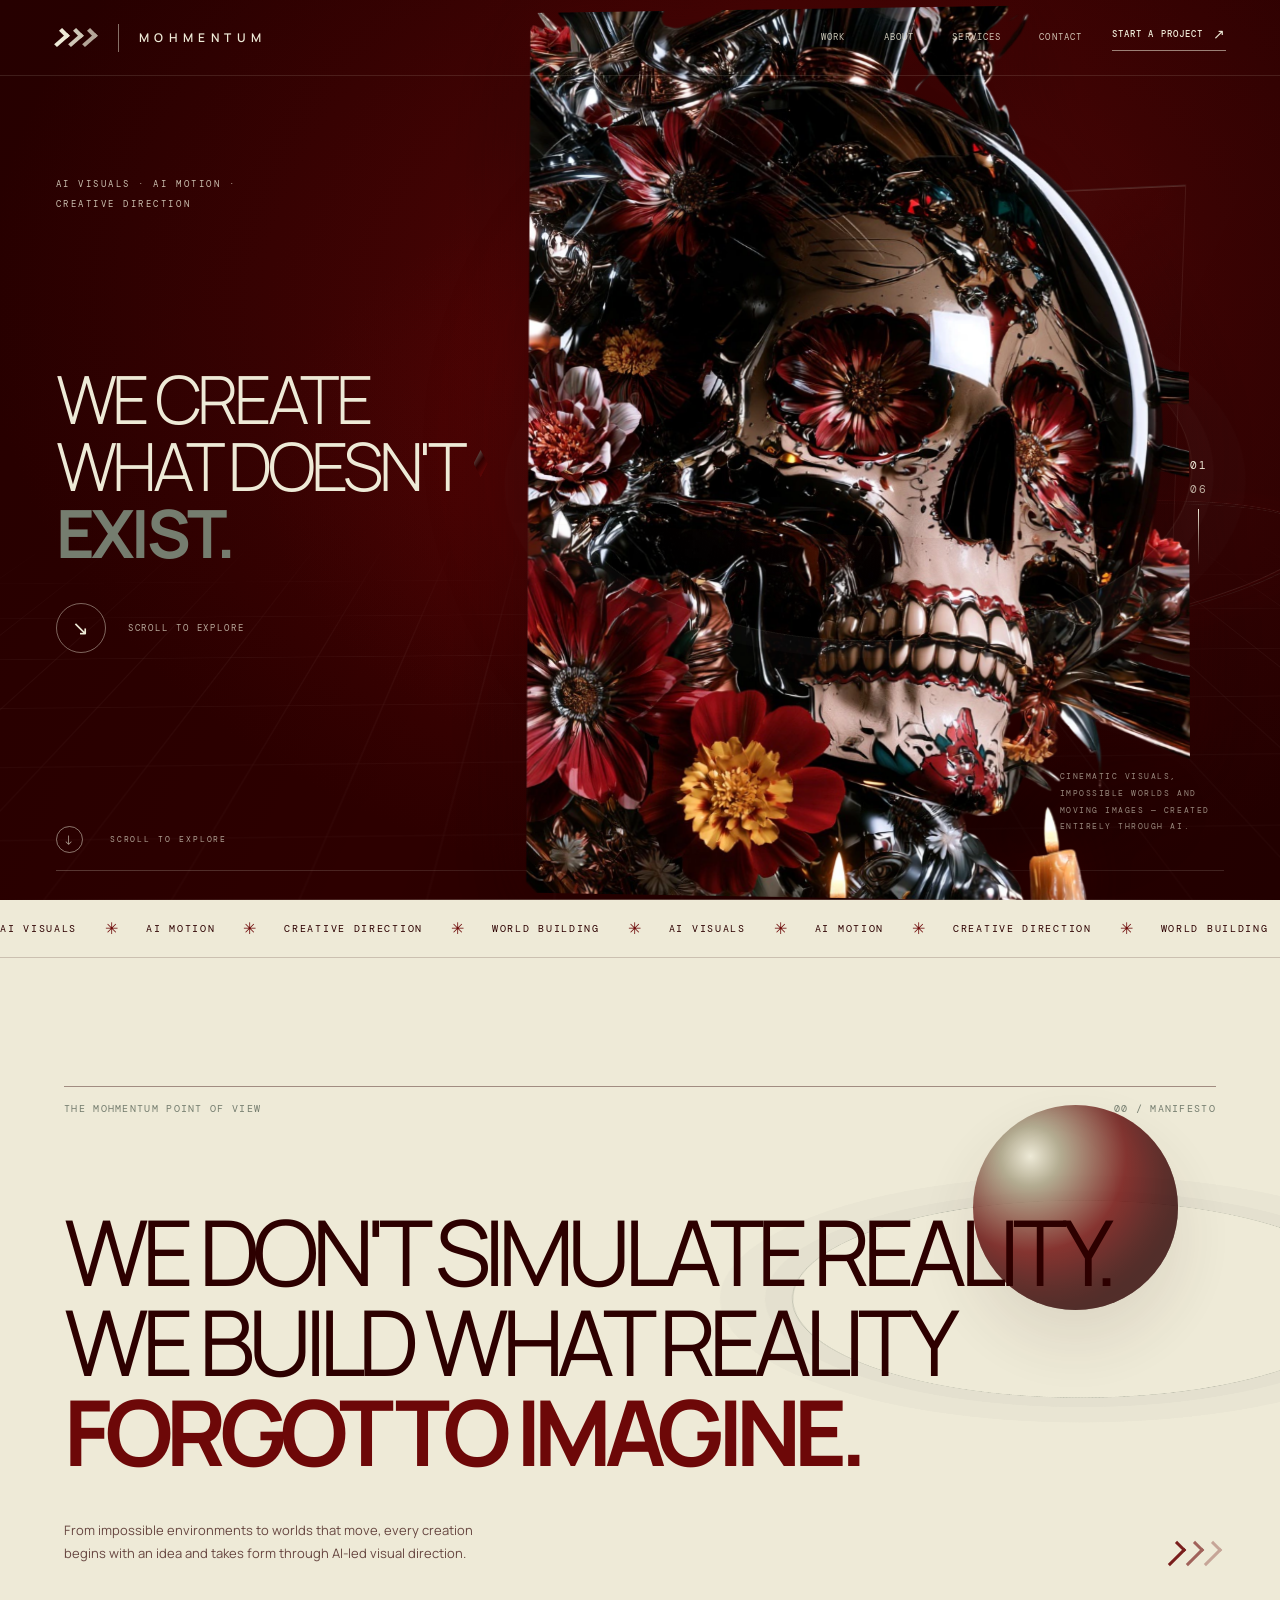
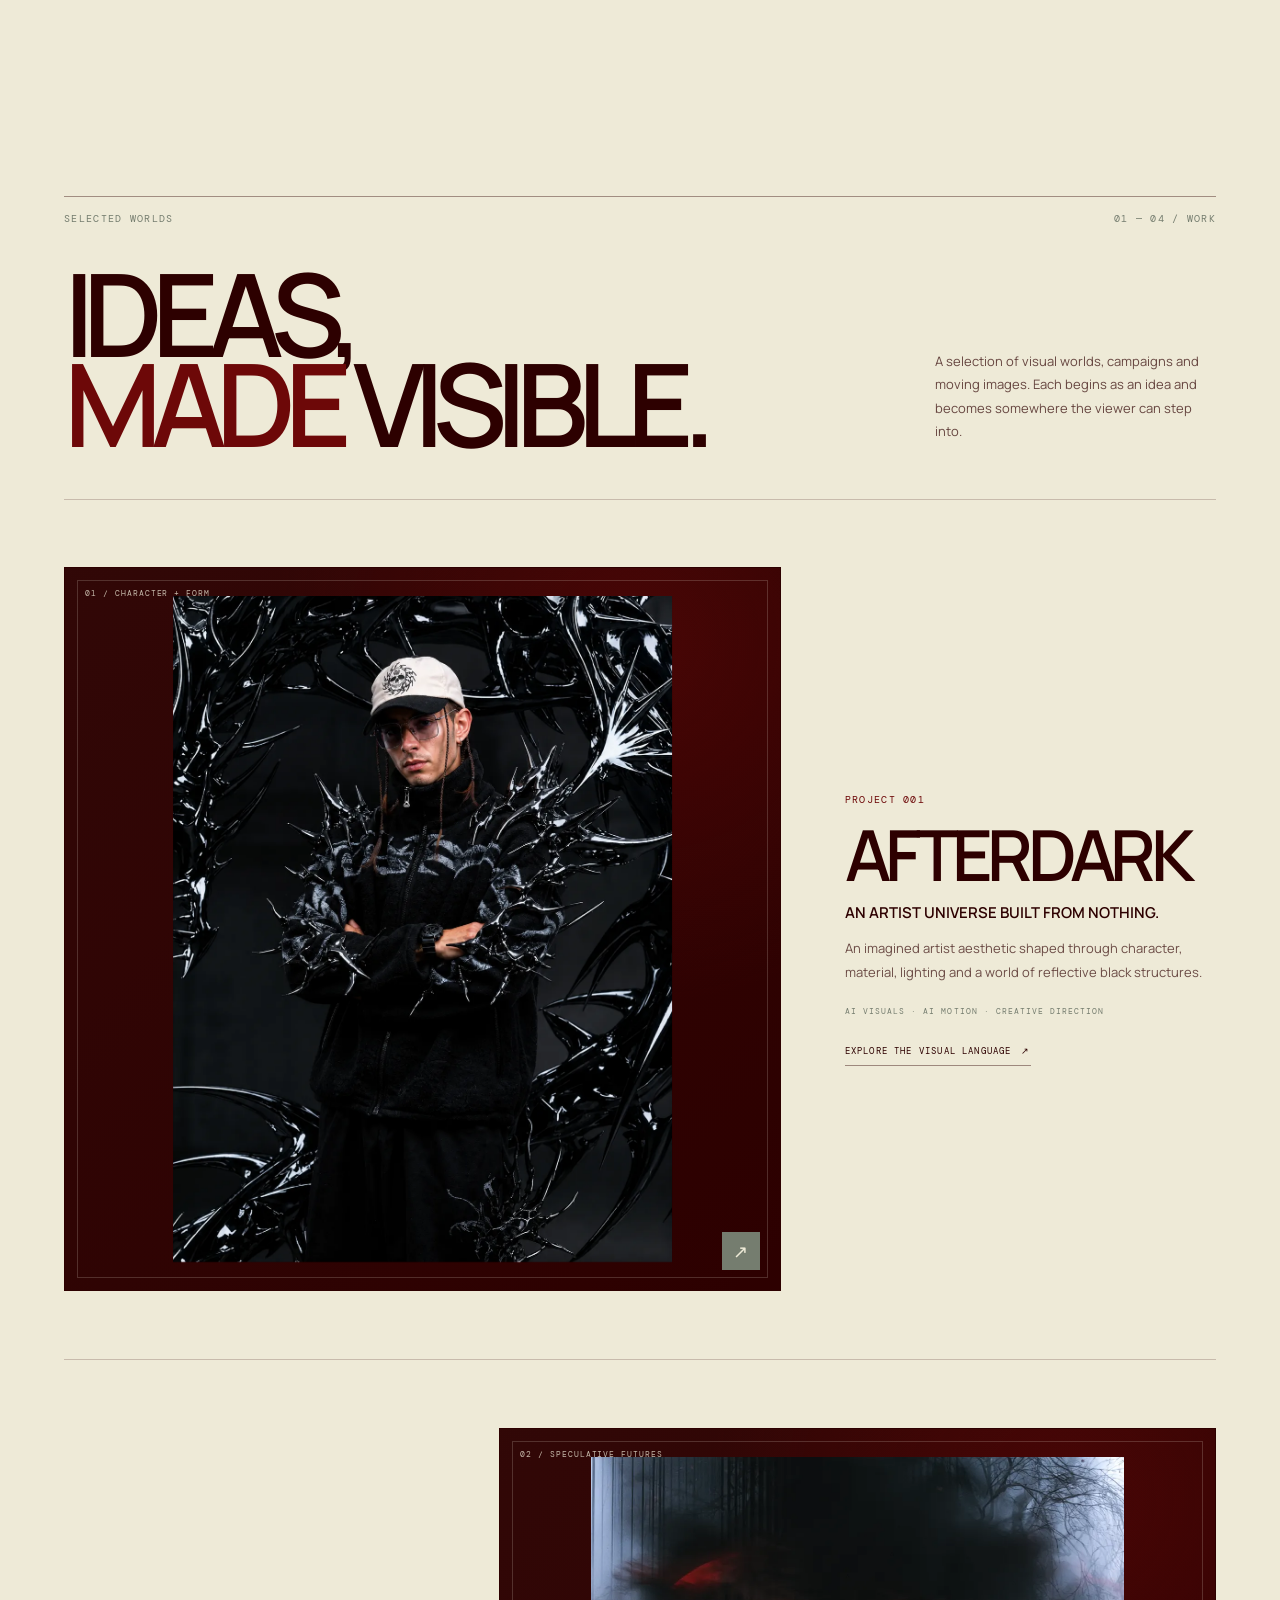
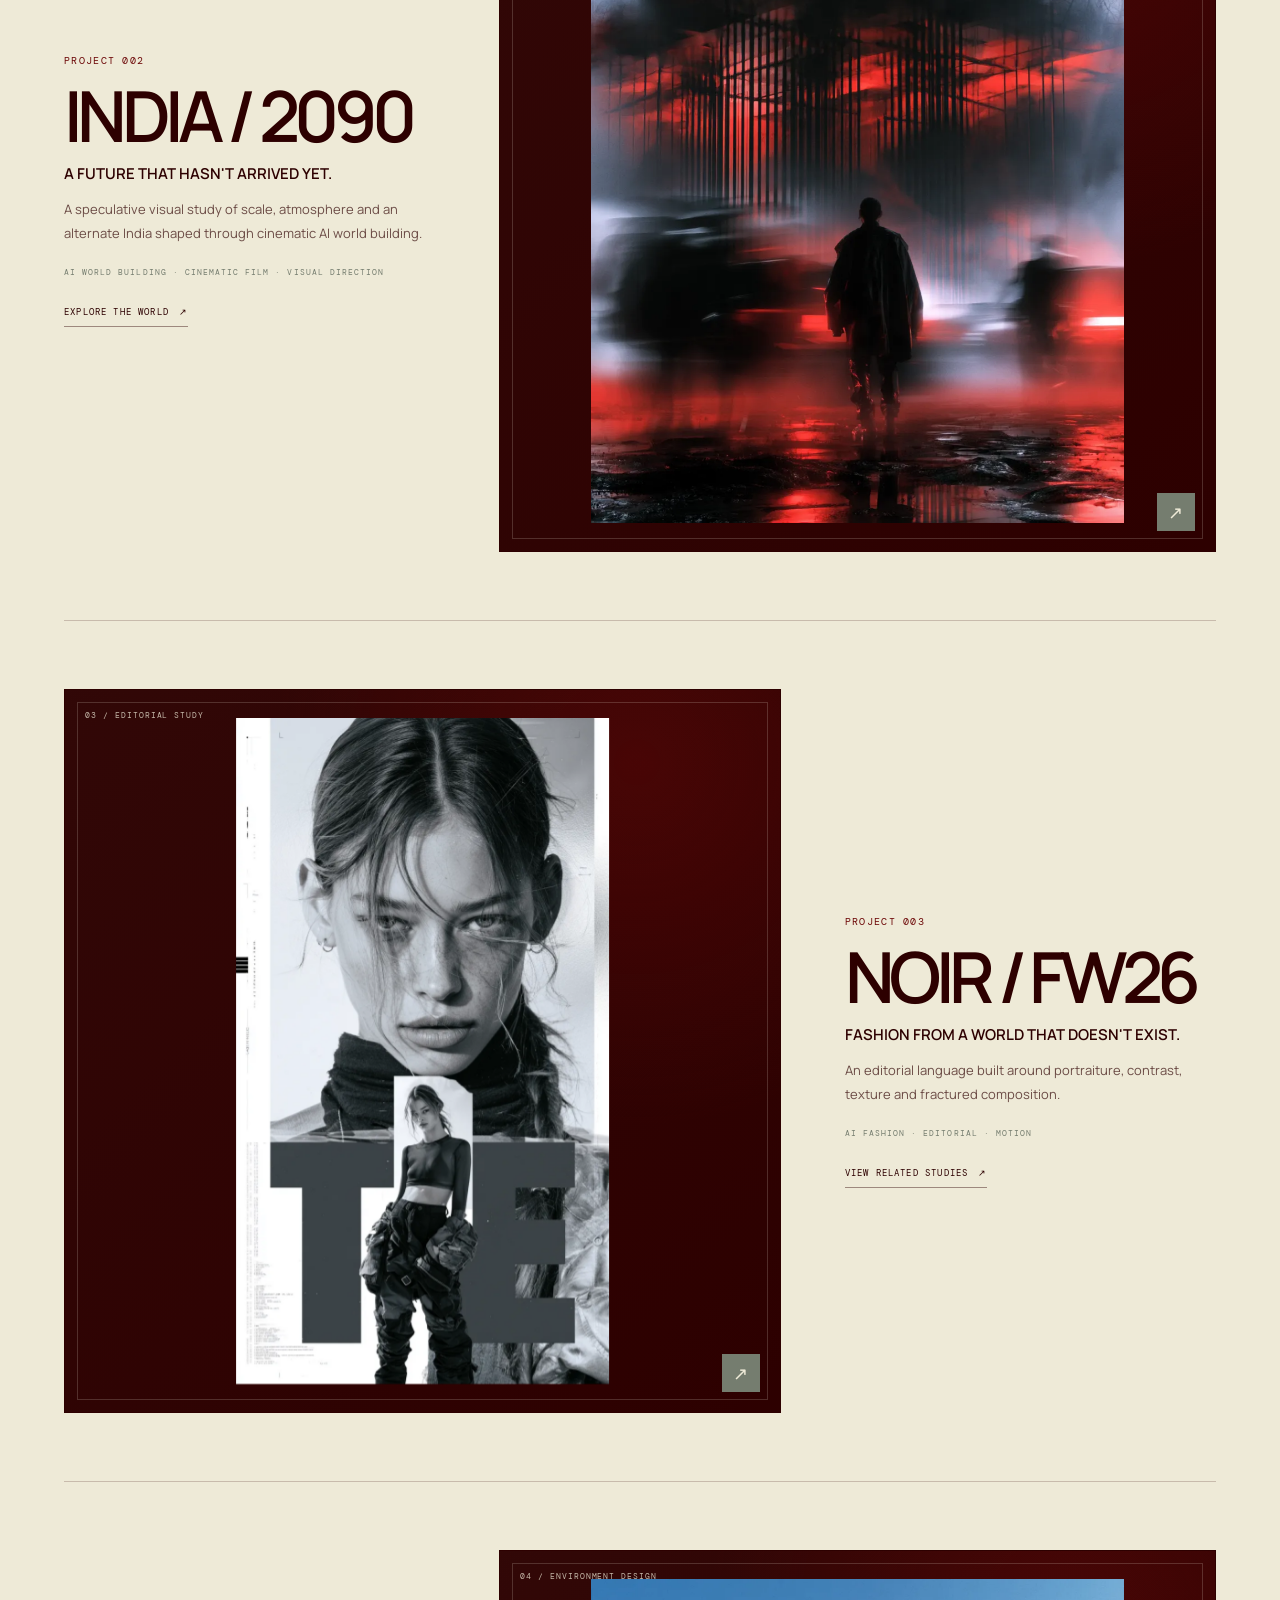
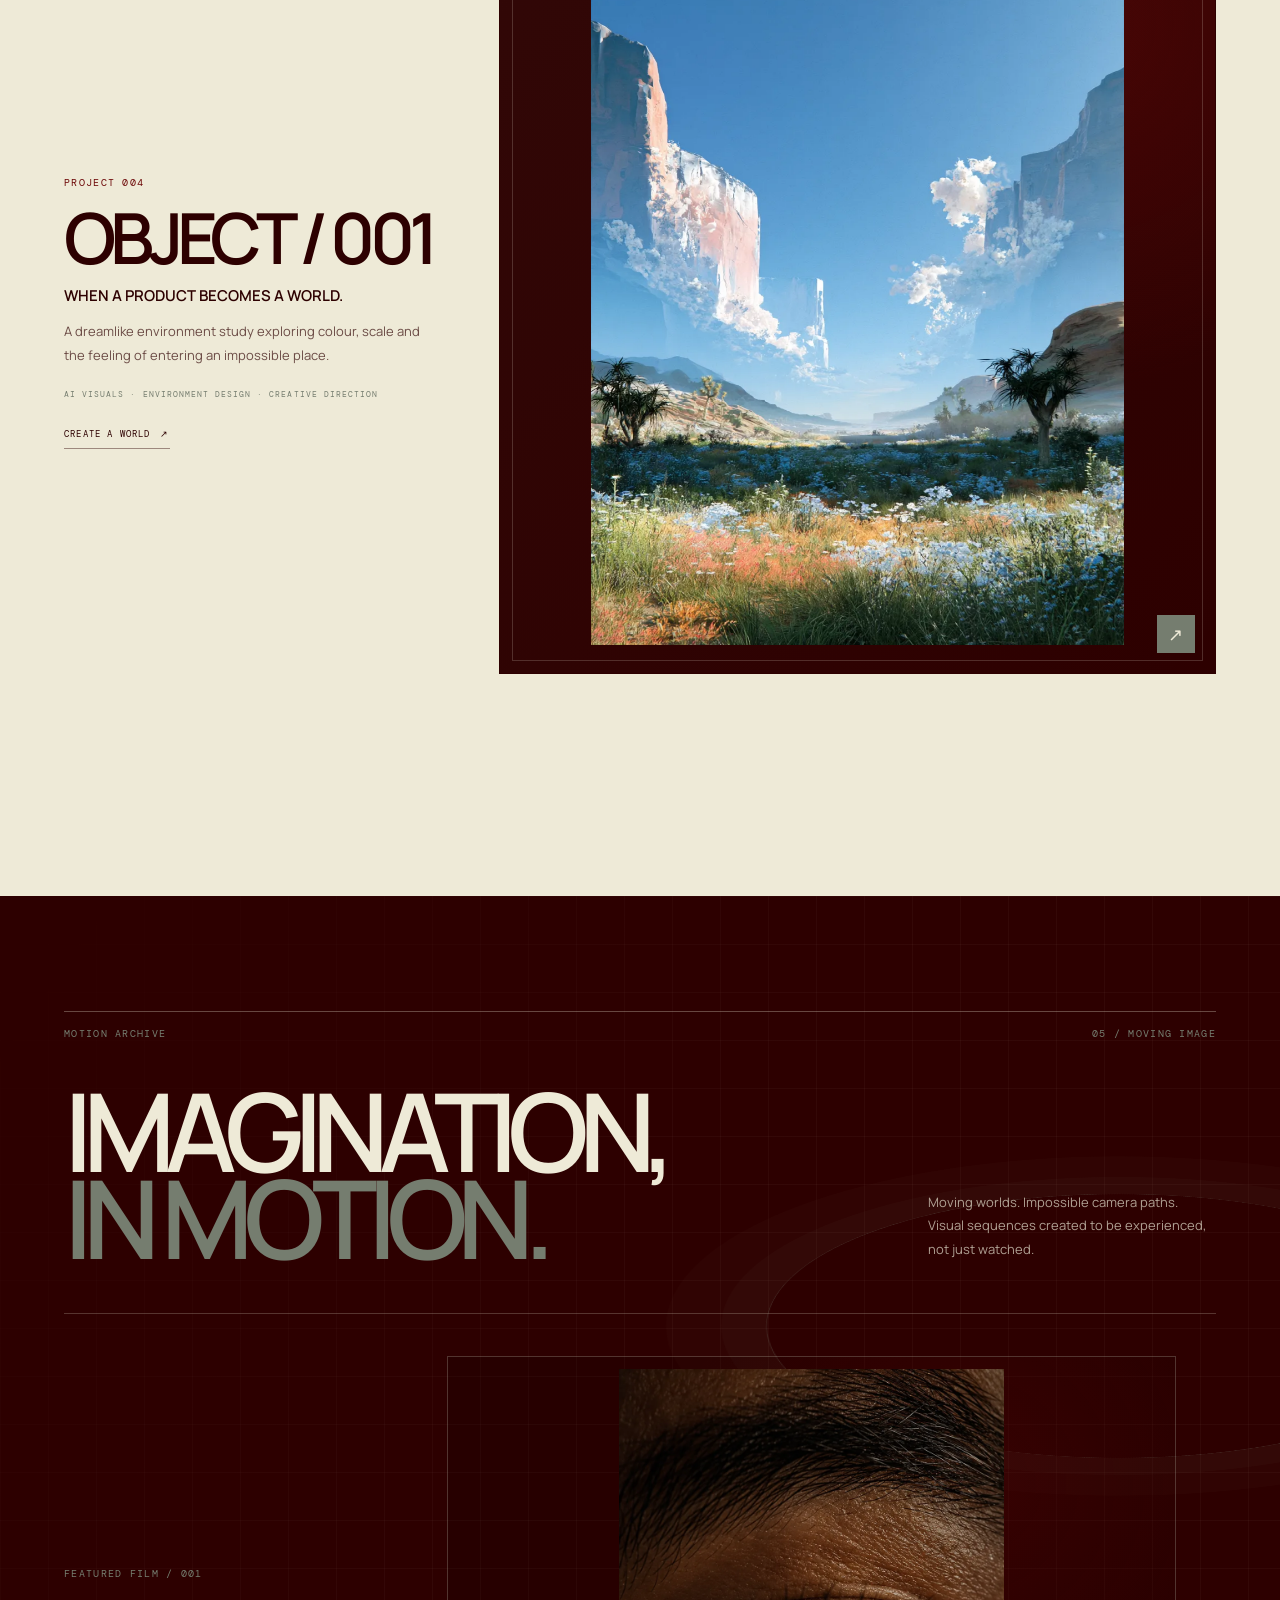
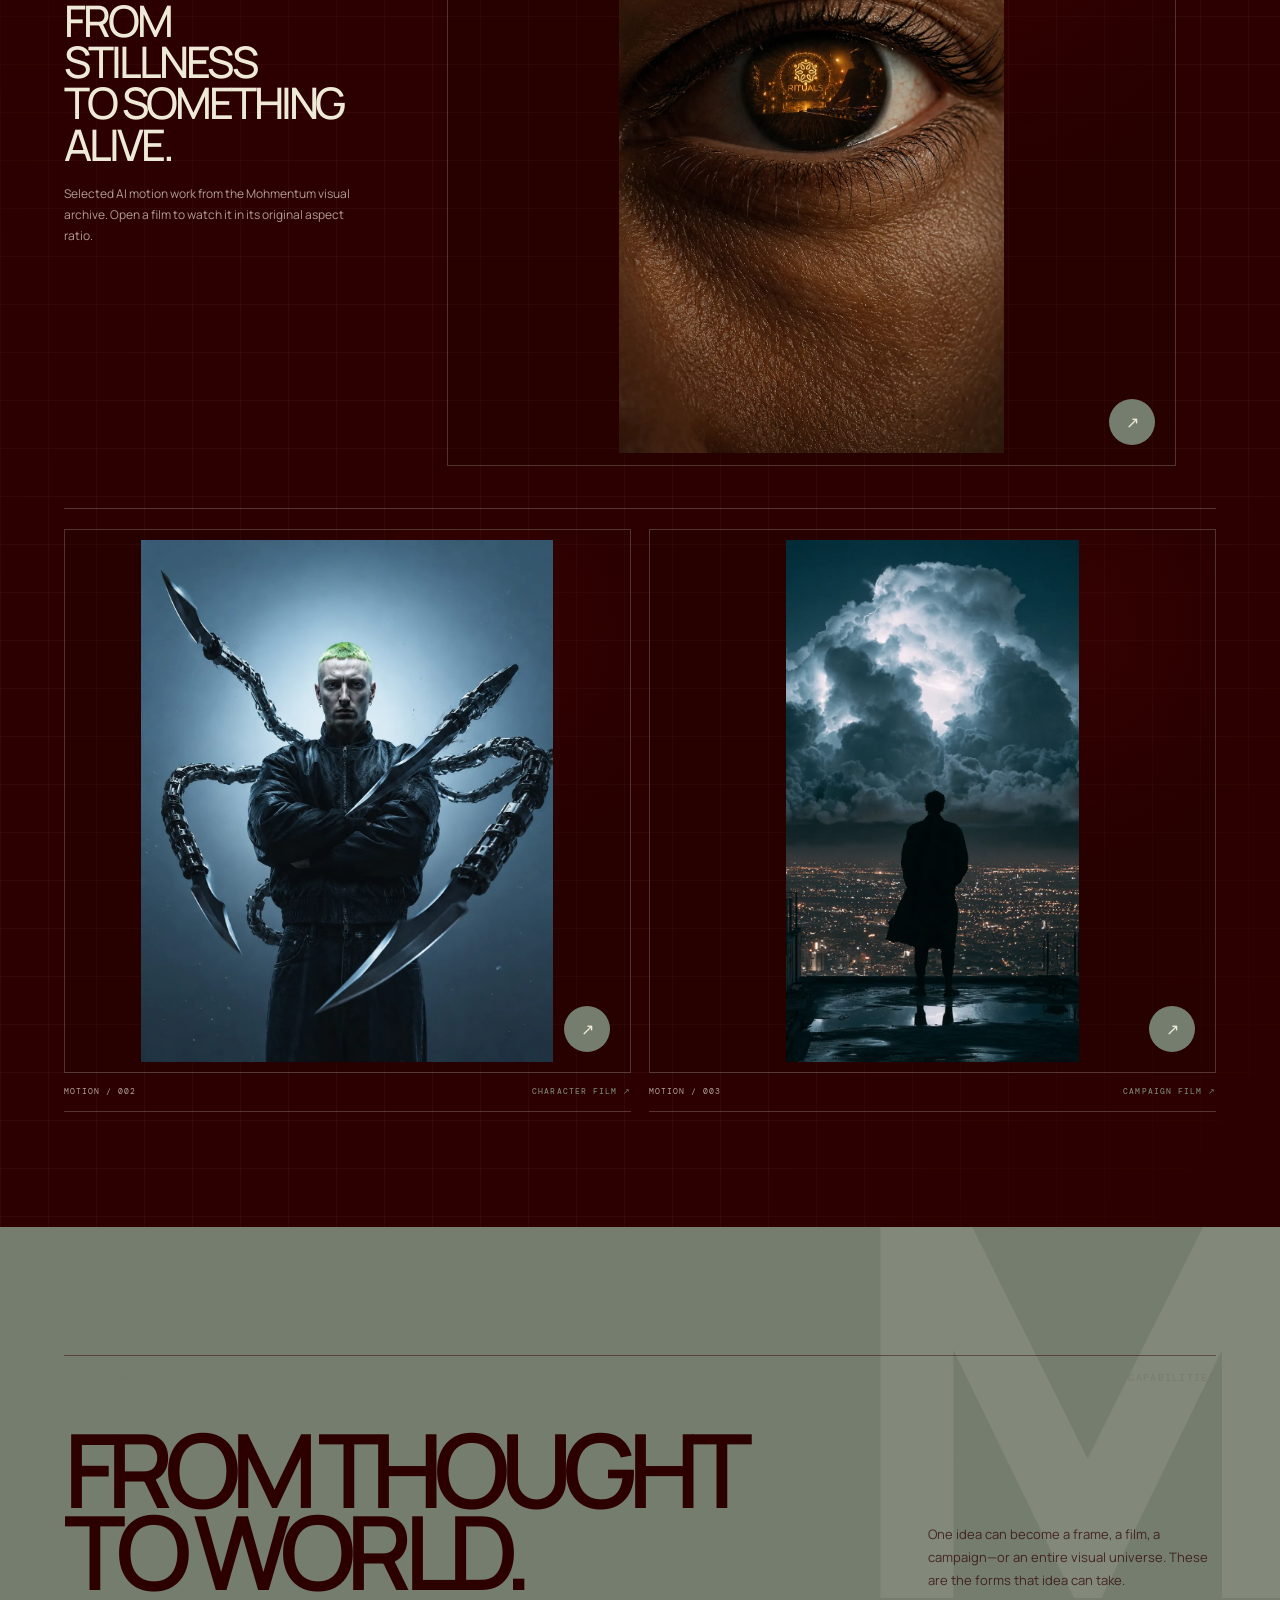
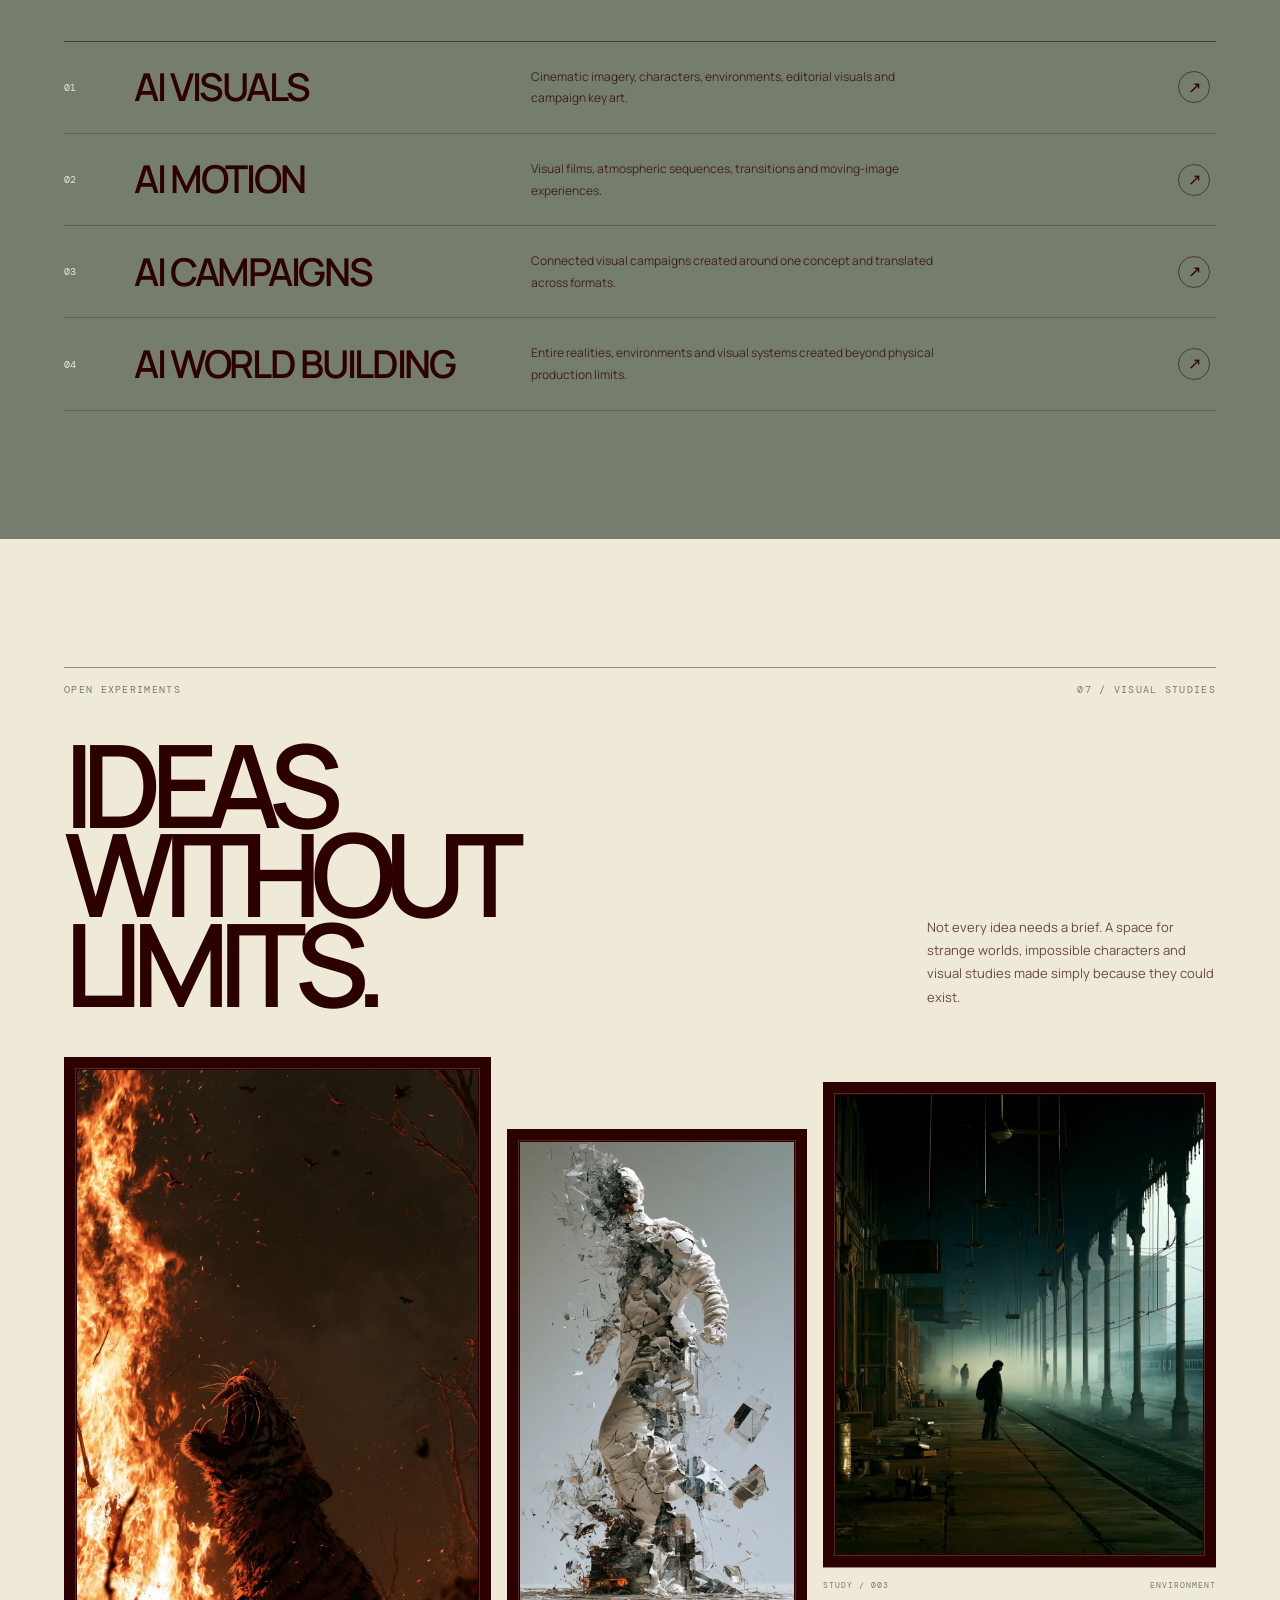
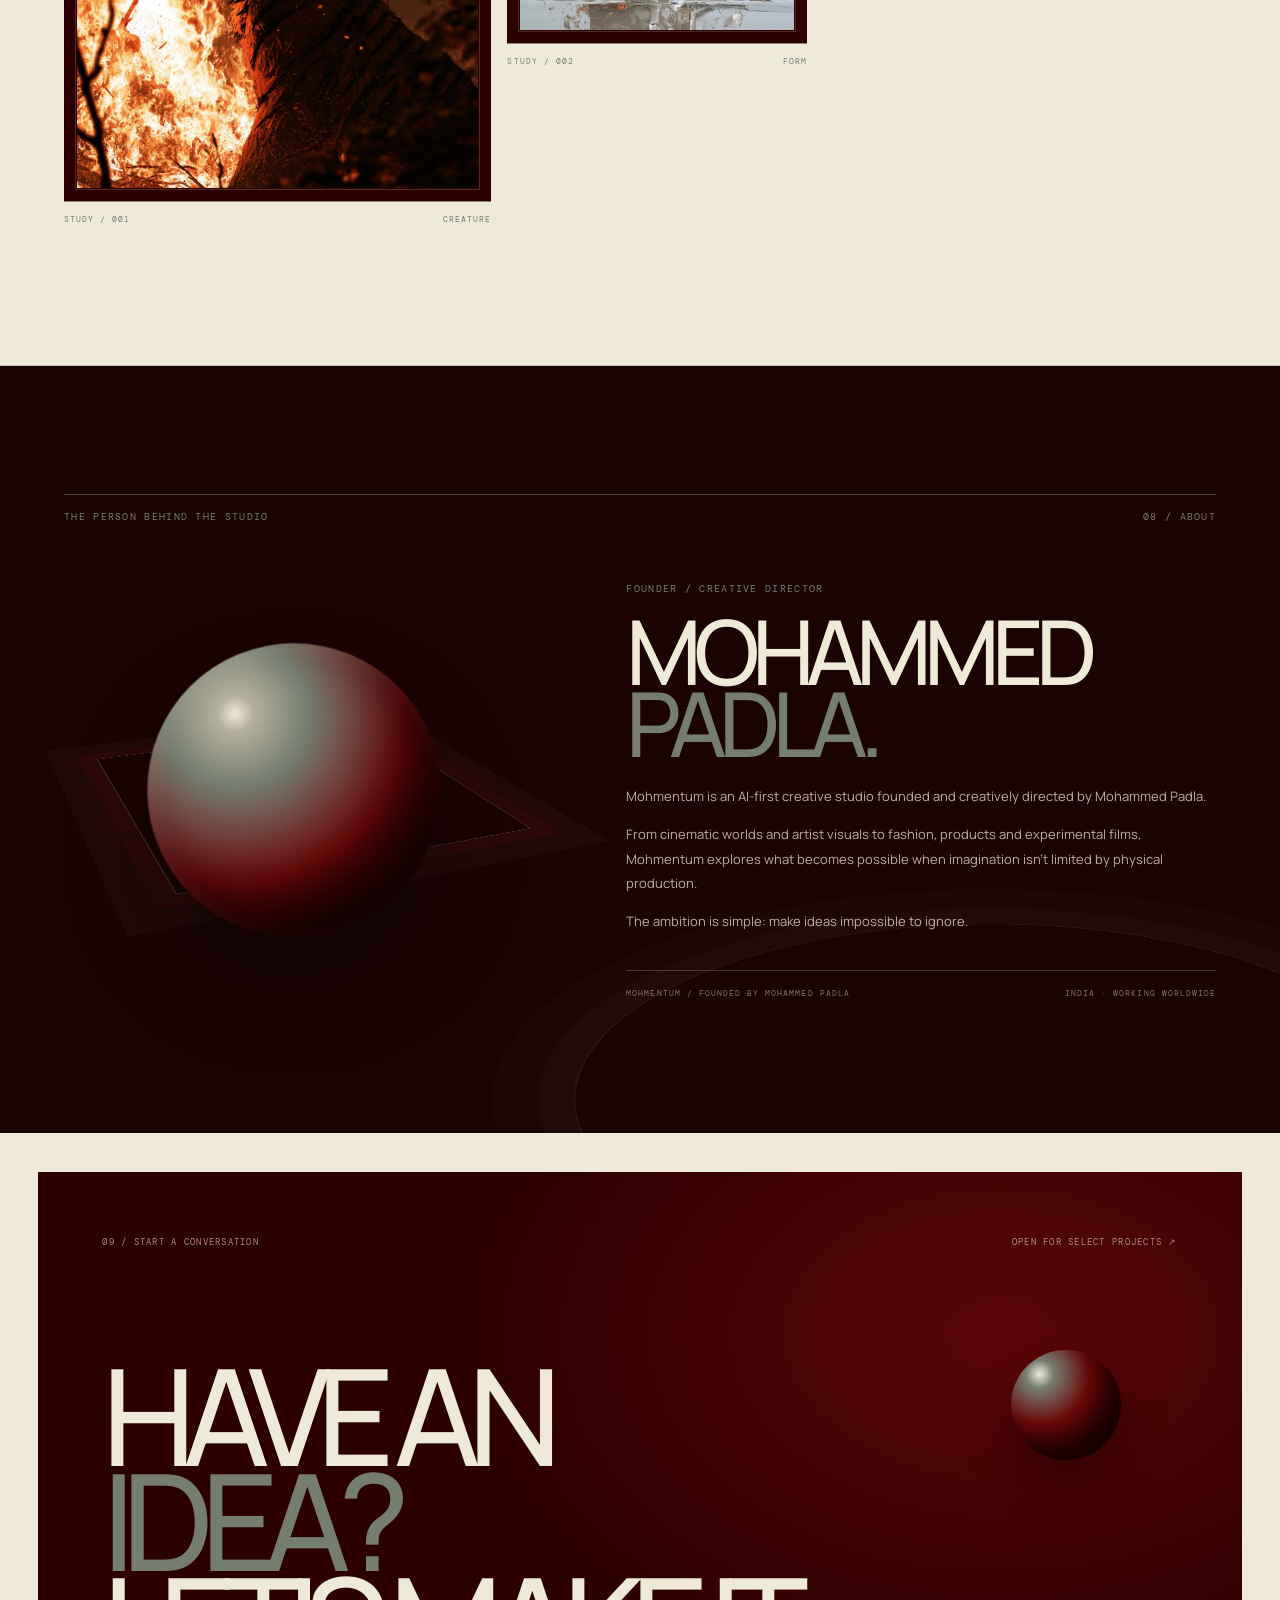
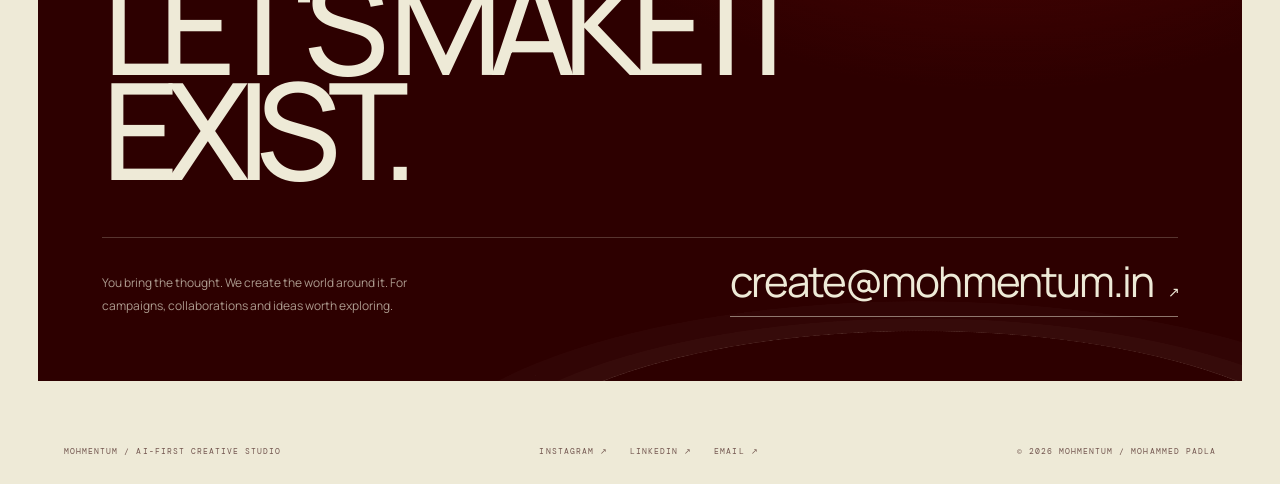
<file: index.html>
<!doctype html>
<html lang="en">
<head>
  <meta charset="utf-8">
  <meta name="viewport" content="width=device-width, initial-scale=1, viewport-fit=cover">
  <meta name="theme-color" content="#2D0000">
  <meta name="description" content="Mohmentum is an AI-first creative studio founded and creatively directed by Mohammed Padla. AI visuals, AI motion, cinematic campaigns and impossible worlds.">
  <meta property="og:title" content="MOHMENTUM — We Create What Doesn't Exist">
  <meta property="og:description" content="We don't simulate reality. We build what reality forgot to imagine.">
  <meta property="og:type" content="website">
  <meta property="og:url" content="https://mohmentum.in/">
  <meta property="og:image" content="https://mohmentum.in/hero-skull.webp">
  <link rel="canonical" href="https://mohmentum.in/">
  <title>MOHMENTUM — We Create What Doesn't Exist</title>
  <link rel="icon" href="favicon.svg" type="image/svg+xml">
  <link rel="alternate icon" href="favicon.ico">
  <link rel="icon" type="image/png" sizes="32x32" href="favicon-32x32.png">
  <link rel="icon" type="image/png" sizes="16x16" href="favicon-16x16.png">
  <link rel="apple-touch-icon" sizes="180x180" href="apple-touch-icon.png">
  <link rel="manifest" href="site.webmanifest">
  <link rel="preconnect" href="https://fonts.googleapis.com">
  <link rel="preconnect" href="https://fonts.gstatic.com" crossorigin>
  <link href="https://fonts.googleapis.com/css2?family=DM+Mono:wght@400;500&family=Manrope:wght@300;400;500;600;700;800&display=swap" rel="stylesheet">
  <script type="application/ld+json">
  {
    "@context":"https://schema.org",
    "@type":"Organization",
    "name":"Mohmentum",
    "url":"https://mohmentum.in/",
    "email":"create@mohmentum.in",
    "description":"AI-first creative studio creating AI visuals, AI motion, creative campaigns and experimental visual worlds.",
    "founder":{"@type":"Person","name":"Mohammed Padla","jobTitle":"Founder and Creative Director"},
    "sameAs":["https://www.instagram.com/mohmentum_/","https://www.linkedin.com/in/mohammed-padla-38870a322/"]
  }
  </script>
  <style>
    :root{
      --burgundy:#6D0808;
      --oxblood:#2D0000;
      --sage:#757D6F;
      --ivory:#EEEAD7;
      --ink:#251c19;
      --paper:#EEEAD7;
      --line:rgba(45,0,0,.18);
      --line-light:rgba(238,234,215,.22);
      --mono:"DM Mono",monospace;
      --sans:"Manrope",Arial,sans-serif;
      --ease:cubic-bezier(.2,.7,.15,1);
    }
    *{box-sizing:border-box}
    html{scroll-behavior:smooth;scroll-padding-top:80px;background:var(--paper)}
    body{margin:0;overflow-x:hidden;background:var(--paper);color:var(--oxblood);font-family:var(--sans);-webkit-font-smoothing:antialiased;line-height:1.45}
    body.menu-open,body.viewer-open{overflow:hidden}
    a{color:inherit;text-decoration:none}
    button{font:inherit;color:inherit}
    img,video{display:block;max-width:100%}
    ::selection{background:var(--sage);color:var(--ivory)}
    .mono,.eyebrow,.nav-links,.hero-note,.hero-index,.hero-pager,.hero-caption,.scroll-cue,.section-meta,.project-code,.project-tags,.motion-caption,.tile-caption,.footer,.btn,.micro{font-family:var(--mono);text-transform:uppercase;letter-spacing:.13em}
    .eyebrow,.section-meta,.micro{font-size:10px;line-height:1.7}
    .site-header{position:fixed;z-index:100;top:0;left:0;right:0;display:grid;grid-template-columns:auto 1fr auto;align-items:center;gap:30px;padding:22px clamp(20px,4.2vw,72px);color:var(--ivory);border-bottom:1px solid rgba(238,234,215,.12);transition:background .35s,border-color .35s,padding .35s;}
    .site-header.is-scrolled{background:rgba(45,0,0,.94);backdrop-filter:blur(18px);border-color:rgba(238,234,215,.16);padding-block:14px}
    .brand{display:inline-flex;align-items:center;gap:20px;min-width:0}
    .brand-mark{width:44px;height:28px;display:flex;align-items:center;gap:3px;flex:none}
    .brand-mark span{width:11px;height:17px;border-top:4px solid var(--ivory);border-right:4px solid var(--ivory);transform:rotate(45deg) skew(-4deg);display:block}
    .brand-mark span:nth-child(2){opacity:.85}.brand-mark span:nth-child(3){opacity:.7}
    .brand-divider{height:28px;width:1px;background:rgba(238,234,215,.48)}
    .brand-name{font-size:12px;font-weight:600;letter-spacing:.45em;white-space:nowrap}
    .nav-links{display:flex;align-items:center;justify-content:flex-end;gap:clamp(18px,3vw,48px);font-size:9px;letter-spacing:.12em}
    .nav-links a{position:relative;padding:9px 0;opacity:.83;transition:opacity .2s,color .2s}
    .nav-links a:after{content:"";position:absolute;left:0;right:100%;bottom:2px;height:1px;background:var(--sage);transition:right .3s var(--ease)}
    .nav-links a:hover{opacity:1}.nav-links a:hover:after{right:0}
    .header-contact{display:flex;align-items:center;gap:10px;font:500 9px var(--mono);letter-spacing:.12em;text-transform:uppercase;border-bottom:1px solid rgba(238,234,215,.55);padding-bottom:7px;white-space:nowrap}
    .header-contact span{font-size:14px;transition:transform .25s}.header-contact:hover span{transform:translate(3px,-3px)}
    .menu-toggle{display:none;background:transparent;color:var(--ivory);border:1px solid rgba(238,234,215,.45);padding:10px 12px;font:10px var(--mono);letter-spacing:.12em;text-transform:uppercase}
    .mobile-menu{position:fixed;z-index:95;inset:0;display:flex;flex-direction:column;justify-content:center;padding:90px 26px 32px;background:var(--oxblood);color:var(--ivory);transform:translateY(-105%);transition:transform .65s var(--ease);visibility:hidden}
    .mobile-menu.open{transform:translateY(0);visibility:visible}
    .mobile-menu nav{display:flex;flex-direction:column;gap:10px}
    .mobile-menu nav a{font-size:clamp(40px,12vw,68px);font-weight:400;letter-spacing:-.07em;line-height:1.05;border-bottom:1px solid var(--line-light);padding:10px 0}
    .mobile-menu .mobile-bottom{display:flex;flex-wrap:wrap;gap:20px;margin-top:38px;font:9px var(--mono);letter-spacing:.12em;text-transform:uppercase;color:rgba(238,234,215,.68)}

    /* HERO — sculptural floral skull, staged as a dimensional 3D artwork */
    .hero{position:relative;isolation:isolate;min-height:800px;height:100svh;max-height:1120px;overflow:hidden;background:radial-gradient(ellipse at 64% 34%,rgba(109,8,8,.95) 0%,rgba(75,4,4,.78) 34%,rgba(45,0,0,1) 72%),var(--oxblood);color:var(--ivory);}
    .hero:before{content:"";position:absolute;inset:0;z-index:-4;background:radial-gradient(ellipse at 51% 53%,rgba(109,8,8,.32),transparent 42%),linear-gradient(115deg,rgba(10,0,0,.2),transparent 46%,rgba(5,0,0,.28));pointer-events:none}
    .hero:after{content:"";position:absolute;z-index:8;left:0;right:0;bottom:0;height:1px;background:linear-gradient(90deg,transparent,rgba(238,234,215,.28),transparent);pointer-events:none}
    .hero-grid{position:absolute;z-index:-3;left:-18%;right:-18%;bottom:-35%;height:74%;opacity:.22;transform-origin:center top;transform:perspective(900px) rotateX(66deg) rotateZ(-1deg);background-image:linear-gradient(rgba(238,234,215,.20) 1px,transparent 1px),linear-gradient(90deg,rgba(238,234,215,.20) 1px,transparent 1px);background-size:68px 68px;mask-image:linear-gradient(to bottom,transparent 0%,black 30%,transparent 92%);animation:gridDrift 20s linear infinite;pointer-events:none}
    .hero-haze{position:absolute;z-index:-2;top:8%;left:35%;width:52vw;height:58vw;max-width:900px;max-height:760px;border-radius:50%;background:radial-gradient(ellipse,rgba(109,8,8,.45),rgba(109,8,8,.08) 42%,transparent 72%);filter:blur(28px);pointer-events:none}
    .hero-slab{position:absolute;z-index:-1;top:18%;right:9%;width:27%;height:64%;border:1px solid rgba(238,234,215,.11);background:linear-gradient(125deg,rgba(238,234,215,.035),rgba(109,8,8,.03) 40%,rgba(0,0,0,.18));clip-path:polygon(18% 0,100% 0,100% 83%,76% 100%,0 100%,0 20%);transform:perspective(900px) rotateY(-16deg) rotateZ(2deg) translateZ(-110px);box-shadow:26px 34px 0 rgba(10,0,0,.08),inset 0 1px 0 rgba(238,234,215,.16);pointer-events:none}
    .hero-ring{position:absolute;z-index:0;left:41%;top:34%;width:min(66vw,1060px);height:29vw;max-height:340px;min-height:230px;border:1px solid rgba(238,234,215,.24);border-radius:50%;transform:perspective(1200px) rotateX(68deg) rotateZ(-19deg) translateZ(-100px);box-shadow:0 0 0 1px rgba(109,8,8,.44),0 0 60px rgba(109,8,8,.14);animation:ringFloat 12s ease-in-out infinite;pointer-events:none}
    .hero-ring:before{content:"";position:absolute;inset:11px -2px -4px 11px;border:1px solid rgba(117,125,111,.42);border-radius:50%;transform:translateZ(16px)}
    .hero-orb{position:absolute;z-index:2;left:65%;top:18%;width:clamp(46px,6.2vw,86px);aspect-ratio:1;border-radius:50%;background:radial-gradient(circle at 28% 23%,rgba(238,234,215,.8),rgba(151,28,32,.92) 16%,#450506 50%,#120304 76%);border:1px solid rgba(238,234,215,.6);box-shadow:inset -12px -16px 22px rgba(0,0,0,.55),inset 3px 4px 12px rgba(238,234,215,.12),0 0 36px rgba(109,8,8,.35);animation:orbFloat 7s ease-in-out infinite;pointer-events:none}
    .hero-orb:after{content:"";position:absolute;left:22%;top:18%;width:17%;height:11%;border-radius:50%;background:rgba(238,234,215,.8);filter:blur(3px);transform:rotate(-32deg)}
    .hero-shard{position:absolute;z-index:1;width:28px;height:52px;background:linear-gradient(125deg,#EEEAD7 0%,#77766e 14%,#2D0000 44%,#6D0808 76%,#EEEAD7);clip-path:polygon(50% 0,100% 50%,50% 100%,0 50%);opacity:.8;filter:drop-shadow(0 8px 12px rgba(0,0,0,.35));animation:shardFloat 8s ease-in-out infinite;pointer-events:none}
    .hero-shard.s1{top:27%;right:21%;transform:rotate(25deg) translateZ(40px)}.hero-shard.s2{bottom:19%;left:49%;width:18px;height:34px;animation-delay:-3s}.hero-shard.s3{top:50%;left:37%;width:14px;height:27px;animation-delay:-5s}
    .hero-copy{position:absolute;z-index:6;left:clamp(24px,4.35vw,78px);top:19.5%;width:min(39vw,590px);transform:none;}
    .hero-eyebrow{display:flex;flex-direction:column;gap:4px;max-width:290px;margin-bottom:clamp(120px,17vh,190px);font:9px/1.8 var(--mono);letter-spacing:.28em;text-transform:uppercase;color:rgba(238,234,215,.82)}
    .hero-eyebrow .eyebrow-line{display:block}
    .hero h1{margin:0;font-size:clamp(46px,5.2vw,84px);font-weight:300;line-height:1.01;letter-spacing:-.065em;text-transform:uppercase;text-wrap:balance}
    .hero h1 span{display:block;white-space:nowrap}
    .hero h1 .hero-exist{font-weight:700;color:var(--sage);letter-spacing:-.055em}
    .hero-sub{display:none}
    .hero-action{display:flex;align-items:center;gap:22px;margin-top:clamp(24px,4vh,48px)}
    .circle-link{width:50px;height:50px;display:grid;place-items:center;border:1px solid rgba(238,234,215,.43);border-radius:50%;font-size:20px;transition:background .3s,transform .3s,border-color .3s}
    .circle-link:hover{background:var(--sage);border-color:var(--sage);transform:translateX(4px)}
    .hero-action span{font:9px var(--mono);letter-spacing:.21em;text-transform:uppercase;color:rgba(238,234,215,.72)}
    .hero-art-stage{position:absolute;z-index:4;right:7%;top:-1.2%;width:min(64vw,1030px);height:calc(100% + 10px);perspective:1500px;transform-style:preserve-3d;pointer-events:none}
    .hero-character{position:absolute;top:0;right:0;width:100%;height:auto;max-width:none;transform:translate3d(var(--px,0px),var(--py,0px),0) rotateY(var(--ry,-3deg)) rotateX(var(--rx,1deg));transform-origin:50% 45%;filter:drop-shadow(0 24px 38px rgba(0,0,0,.2));will-change:transform;transition:transform .55s var(--ease)}
    .hero-art-stage:after{content:"";position:absolute;z-index:-1;right:12%;bottom:-1%;width:70%;height:18%;border-radius:50%;background:radial-gradient(ellipse,rgba(5,0,0,.48),transparent 70%);filter:blur(18px)}
    .hero-pager{position:absolute;z-index:7;right:5.7%;top:51%;display:flex;flex-direction:column;align-items:center;gap:11px;font-size:11px;line-height:1.2;color:rgba(238,234,215,.74)}
    .hero-pager:after{content:"";width:1px;height:56px;background:linear-gradient(var(--ivory),transparent);margin-top:2px}
    .hero-pager .active{color:var(--ivory)}
    .hero-caption{position:absolute;z-index:7;right:5.5%;bottom:7.2%;max-width:200px;font-size:8px;line-height:2.1;color:rgba(238,234,215,.58);letter-spacing:.19em}
    .scroll-cue{position:absolute;z-index:7;left:clamp(24px,4.35vw,78px);bottom:5.2%;display:flex;align-items:center;gap:27px;font-size:8px;color:rgba(238,234,215,.68);letter-spacing:.24em}
    .scroll-cue .circle{width:27px;height:27px;border:1px solid rgba(238,234,215,.5);border-radius:50%;display:grid;place-items:center;font-family:var(--sans);font-size:13px}
    .hero-bottom-rule{position:absolute;left:4.35%;right:4.35%;bottom:3.2%;height:1px;background:linear-gradient(90deg,rgba(238,234,215,.24),transparent 65%,rgba(238,234,215,.15))}

    /* transition into the studio world */
    .discipline-strip{overflow:hidden;background:var(--ivory);color:var(--oxblood);border-bottom:1px solid var(--line)}
    .discipline-track{width:max-content;display:flex;align-items:center;gap:28px;padding:17px 0;animation:ticker 28s linear infinite}
    .discipline-track span{font:10px var(--mono);letter-spacing:.17em;text-transform:uppercase;white-space:nowrap}
    .discipline-track i{font-style:normal;color:var(--burgundy);font-size:16px}
    .section-wrap{width:min(1450px,100%);margin-inline:auto;padding-inline:clamp(24px,5vw,84px)}
    .manifesto{position:relative;overflow:hidden;background:var(--ivory);color:var(--oxblood);padding-block:clamp(84px,10vw,150px)}
    .manifesto:before{content:"";position:absolute;right:-7vw;top:7%;width:min(45vw,680px);aspect-ratio:1;border-radius:50%;border:1px solid rgba(117,125,111,.38);box-shadow:0 0 0 27px rgba(117,125,111,.045),0 0 0 72px rgba(117,125,111,.035);transform:rotateX(70deg) rotateZ(-18deg);pointer-events:none}
    .manifesto:after{content:"";position:absolute;right:8%;top:20%;width:16vw;max-width:230px;aspect-ratio:1;background:radial-gradient(circle at 28% 25%,#EEEAD7,#a69e81 14%,#6D0808 45%,#2D0000 74%);border-radius:50%;box-shadow:inset -18px -20px 36px rgba(45,0,0,.6),0 30px 70px rgba(45,0,0,.12);transform:translateZ(40px);opacity:.8;pointer-events:none}
    .section-topline{position:relative;z-index:1;display:flex;align-items:center;justify-content:space-between;gap:20px;border-top:1px solid rgba(45,0,0,.4);padding-top:13px;color:var(--sage)}
    .section-topline .num{font:10px var(--mono);letter-spacing:.13em}
    .manifesto h2{position:relative;z-index:1;margin:clamp(48px,7vw,94px) 0 0;max-width:1190px;font-size:clamp(38px,7.1vw,108px);line-height:.99;letter-spacing:-.075em;font-weight:400}
    .manifesto h2 em{font-style:normal;color:var(--burgundy);font-weight:700}
    .manifesto-bottom{position:relative;z-index:1;display:flex;justify-content:space-between;align-items:flex-end;gap:28px;margin-top:42px}
    .manifesto-bottom p{max-width:420px;color:rgba(45,0,0,.7);font-size:13px;line-height:1.8;margin:0}
    .three-chevron{display:flex;gap:5px;align-items:center}
    .three-chevron span{width:13px;height:23px;border-top:3px solid var(--burgundy);border-right:3px solid var(--burgundy);transform:rotate(45deg);opacity:.9}.three-chevron span:nth-child(2){opacity:.6}.three-chevron span:nth-child(3){opacity:.3}

    .work-section{background:var(--ivory);padding-block:clamp(70px,8vw,124px) clamp(92px,12vw,180px)}
    .work-heading{display:grid;grid-template-columns:1fr .34fr;align-items:end;gap:45px;margin:42px 0 50px}
    .work-heading h2{margin:0;font-size:clamp(58px,9vw,132px);font-weight:600;line-height:.78;letter-spacing:-.095em}
    .work-heading h2 span{color:var(--burgundy)}
    .work-heading p{max-width:360px;margin:0 0 5px;color:rgba(45,0,0,.7);font-size:13px;line-height:1.8}
    .project{display:grid;grid-template-columns:minmax(0,1.12fr) minmax(280px,.58fr);gap:clamp(24px,5vw,78px);align-items:center;padding-block:clamp(34px,5.3vw,78px);border-top:1px solid rgba(45,0,0,.2)}
    .project:nth-of-type(even){grid-template-columns:minmax(280px,.58fr) minmax(0,1.12fr)}
    .project:nth-of-type(even) .project-visual{order:2}.project:nth-of-type(even) .project-info{order:1}
    .project-visual{position:relative;isolation:isolate;display:grid;place-items:center;min-height:260px;padding:clamp(12px,2.2vw,30px);overflow:hidden;background:#2D0000;border:1px solid rgba(45,0,0,.14);perspective:1000px;cursor:zoom-in;transform-style:preserve-3d}
    .project-visual:before{content:"";position:absolute;inset:0;background:radial-gradient(circle at 80% 10%,rgba(109,8,8,.4),transparent 42%),linear-gradient(135deg,rgba(117,125,111,.06),transparent);z-index:-1}
    .project-visual:after{content:"";position:absolute;inset:12px;border:1px solid rgba(238,234,215,.19);pointer-events:none}
    .project-visual img{width:auto;height:auto;max-width:100%;max-height:min(74svh,760px);object-fit:contain;transform:translateZ(0);transition:transform .8s var(--ease)}
    .project:hover .project-visual img{transform:translate3d(0,-5px,26px) scale(1.012)}
    .project-code{position:absolute;z-index:2;top:20px;left:20px;font-size:8px;color:rgba(238,234,215,.78);letter-spacing:.12em}
    .project-open{position:absolute;right:20px;bottom:20px;z-index:2;width:38px;height:38px;display:grid;place-items:center;background:var(--sage);color:var(--ivory);font-size:18px;transition:transform .3s,background .3s}
    .project:hover .project-open{transform:rotate(45deg);background:var(--burgundy)}
    .project-number{font:10px var(--mono);letter-spacing:.13em;color:var(--burgundy);margin-bottom:18px}
    .project-info h3{margin:0 0 18px;font-size:clamp(40px,5.5vw,78px);line-height:.87;letter-spacing:-.08em;font-weight:600}
    .project-info h4{max-width:355px;margin:0 0 14px;font-size:15px;line-height:1.35;font-weight:600;text-transform:uppercase}
    .project-info p{max-width:390px;margin:0 0 20px;font-size:13px;line-height:1.8;color:rgba(45,0,0,.68)}
    .project-tags{display:block;color:var(--sage);font-size:8px;line-height:1.9}
    .project-link{display:inline-flex;align-items:center;gap:10px;margin-top:26px;padding-bottom:8px;border-bottom:1px solid rgba(45,0,0,.42);font:9px var(--mono);letter-spacing:.13em;text-transform:uppercase;transition:color .25s,border-color .25s}
    .project-link:hover{color:var(--burgundy);border-color:var(--burgundy)}

    .motion-section{position:relative;overflow:hidden;background:var(--oxblood);color:var(--ivory);padding-block:clamp(76px,9vw,135px)}
    .motion-section:before{content:"";position:absolute;inset:0;opacity:.3;pointer-events:none;background-image:linear-gradient(rgba(238,234,215,.12) 1px,transparent 1px),linear-gradient(90deg,rgba(238,234,215,.12) 1px,transparent 1px);background-size:48px 48px;mask-image:linear-gradient(125deg,transparent,black 36%,black 78%,transparent)}
    .motion-section:after{content:"";position:absolute;right:-15vw;top:4%;width:55vw;aspect-ratio:1;border:1px solid rgba(117,125,111,.3);border-radius:50%;box-shadow:0 0 0 45px rgba(117,125,111,.04),0 0 0 100px rgba(117,125,111,.03);transform:rotateX(68deg) rotateZ(-23deg);pointer-events:none}
    .motion-inner{position:relative;z-index:1}
    .motion-heading{display:grid;grid-template-columns:1fr .35fr;gap:40px;align-items:end;padding:45px 0 52px}
    .motion-heading h2{margin:0;font-size:clamp(54px,8.5vw,124px);line-height:.8;letter-spacing:-.095em;font-weight:600}
    .motion-heading h2 span{color:var(--sage)}
    .motion-heading p{max-width:330px;margin:0;color:rgba(238,234,215,.68);font-size:13px;line-height:1.8}
    .motion-feature{display:grid;grid-template-columns:.36fr 1fr;gap:clamp(22px,4vw,58px);align-items:center;padding-block:26px;border-block:1px solid rgba(238,234,215,.22)}
    .motion-feature-copy .micro{color:var(--sage)}
    .motion-feature-copy h3{margin:18px 0;font-size:clamp(28px,3.4vw,48px);line-height:.95;letter-spacing:-.07em;font-weight:500}
    .motion-feature-copy p{max-width:300px;color:rgba(238,234,215,.67);font-size:12px;line-height:1.75}
    .video-stage{position:relative;display:grid;place-items:center;min-width:0;min-height:300px;padding:12px;border:1px solid rgba(238,234,215,.22);background:rgba(0,0,0,.12);cursor:pointer;overflow:hidden}
    .video-stage:before{content:"";position:absolute;inset:0;background:radial-gradient(circle at 72% 18%,rgba(109,8,8,.22),transparent 38%);pointer-events:none}
    .video-stage video{position:relative;z-index:1;width:100%;height:auto;max-height:76svh;object-fit:contain}
    .play-open{position:absolute;z-index:3;right:20px;bottom:20px;width:46px;height:46px;display:grid;place-items:center;background:var(--sage);color:var(--ivory);border-radius:50%;pointer-events:none;transition:transform .3s,background .3s}
    .video-stage:hover .play-open{transform:scale(1.08);background:var(--burgundy)}
    .motion-row{display:grid;grid-template-columns:1fr 1fr;gap:18px;padding-top:20px}
    .motion-card{margin:0;min-width:0;cursor:pointer}
    .motion-card .video-stage{min-height:220px;padding:10px}
    .motion-card .video-stage video{max-width:100%;max-height:58svh;width:auto;height:auto}
    .motion-caption{display:flex;justify-content:space-between;gap:12px;padding:13px 0;border-bottom:1px solid rgba(238,234,215,.22);font-size:8px;color:rgba(238,234,215,.69)}
    .motion-caption b{font-weight:500;color:var(--sage)}

    .capabilities{position:relative;overflow:hidden;background:#757D6F;color:var(--oxblood);padding-block:clamp(82px,10vw,150px)}
    .capabilities:after{content:"M";position:absolute;right:2%;top:-15%;font-size:clamp(260px,45vw,650px);font-weight:800;line-height:1;color:rgba(238,234,215,.10);letter-spacing:-.14em;pointer-events:none}
    .cap-intro{position:relative;z-index:1;display:grid;grid-template-columns:1fr .35fr;gap:40px;align-items:end;padding:43px 0 48px}
    .cap-intro h2{margin:0;font-size:clamp(54px,8vw,112px);line-height:.8;letter-spacing:-.095em;font-weight:600}
    .cap-intro p{max-width:340px;margin:0;font-size:13px;line-height:1.8;color:rgba(45,0,0,.73)}
    .cap-list{position:relative;z-index:1;border-top:1px solid rgba(45,0,0,.55)}
    .cap-row{display:grid;grid-template-columns:48px minmax(210px,.6fr) 1fr 38px;align-items:center;gap:22px;padding:24px 0;border-bottom:1px solid rgba(45,0,0,.24);transition:padding .32s var(--ease),background .3s}
    .cap-row:hover{padding-inline:12px;background:rgba(238,234,215,.11)}
    .cap-num{font:10px var(--mono);color:var(--ivory)}
    .cap-row h3{margin:0;font-size:clamp(23px,3vw,39px);line-height:1;letter-spacing:-.06em;font-weight:600}
    .cap-row p{max-width:420px;margin:0;font-size:12px;line-height:1.8;color:rgba(45,0,0,.74)}
    .cap-arrow{width:32px;height:32px;border:1px solid rgba(45,0,0,.55);border-radius:50%;display:grid;place-items:center;transition:transform .3s,background .3s,color .3s}
    .cap-row:hover .cap-arrow{background:var(--oxblood);color:var(--ivory);transform:rotate(45deg)}

    .experiments{background:var(--ivory);padding-block:clamp(80px,10vw,136px);border-bottom:1px solid var(--line)}
    .exp-heading{display:grid;grid-template-columns:1fr .35fr;gap:38px;align-items:end;padding:42px 0 48px}
    .exp-heading h2{margin:0;font-size:clamp(60px,9vw,128px);line-height:.78;letter-spacing:-.1em;font-weight:600}
    .exp-heading p{max-width:340px;margin:0;color:rgba(45,0,0,.69);font-size:13px;line-height:1.8}
    .exp-grid{display:grid;grid-template-columns:1fr .7fr .92fr;gap:16px;align-items:start}
    .exp-tile{min-width:0;margin:0;cursor:zoom-in}
    .exp-tile:nth-child(2){margin-top:72px}.exp-tile:nth-child(3){margin-top:25px}
    .exp-image{position:relative;display:grid;place-items:center;min-height:170px;padding:12px;overflow:hidden;background:#2D0000;border:1px solid rgba(45,0,0,.16)}
    .exp-image:after{content:"";position:absolute;inset:10px;border:1px solid rgba(238,234,215,.18);pointer-events:none}
    .exp-image img{width:100%;height:auto;max-height:80svh;object-fit:contain;transition:transform .7s var(--ease)}
    .exp-tile:hover img{transform:scale(1.02)}
    .tile-caption{display:flex;justify-content:space-between;gap:8px;padding:12px 0;border-top:1px solid rgba(45,0,0,.45);font-size:8px;color:var(--sage)}

    .about-section{position:relative;overflow:hidden;background:#1b0303;color:var(--ivory);padding-block:clamp(85px,10vw,150px)}
    .about-section:before{content:"";position:absolute;right:-10%;bottom:-50%;width:65vw;aspect-ratio:1;border:1px solid rgba(117,125,111,.27);border-radius:50%;box-shadow:0 0 0 36px rgba(117,125,111,.035),0 0 0 82px rgba(117,125,111,.028);transform:rotateX(65deg) rotateZ(22deg);pointer-events:none}
    .about-grid{position:relative;z-index:1;display:grid;grid-template-columns:.78fr 1fr;gap:clamp(30px,8vw,120px);align-items:center;margin-top:50px}
    .about-art{position:relative;min-height:430px;display:grid;place-items:center;perspective:900px}
    .about-plate{position:absolute;width:72%;aspect-ratio:1;border:1px solid rgba(238,234,215,.2);transform:rotateX(68deg) rotateZ(-22deg);box-shadow:0 0 0 18px rgba(109,8,8,.12),0 0 0 48px rgba(238,234,215,.025)}
    .about-orb{position:relative;width:clamp(150px,22vw,310px);aspect-ratio:1;border-radius:50%;background:radial-gradient(circle at 30% 24%,#EEEAD7 0%,#b5b09a 6%,#757D6F 24%,#6D0808 56%,#2D0000 75%);box-shadow:inset -35px -40px 50px rgba(0,0,0,.55),inset 7px 5px 18px rgba(238,234,215,.12),0 50px 80px rgba(0,0,0,.35);transform:translateZ(35px);animation:orbFloat 8s ease-in-out infinite}
    .about-copy .micro{color:var(--sage)}
    .about-copy h2{margin:18px 0 26px;font-size:clamp(52px,7vw,100px);line-height:.8;letter-spacing:-.09em;font-weight:500}
    .about-copy h2 span{color:var(--sage)}
    .about-copy p{max-width:580px;font-size:13px;line-height:1.9;color:rgba(238,234,215,.75)}
    .about-sign{display:flex;justify-content:space-between;gap:20px;margin-top:36px;padding-top:16px;border-top:1px solid var(--line-light);font:8px/1.7 var(--mono);letter-spacing:.13em;color:rgba(238,234,215,.48);text-transform:uppercase}

    .contact-section{background:var(--ivory);padding:clamp(18px,3vw,44px)}
    .contact-panel{position:relative;isolation:isolate;overflow:hidden;min-height:540px;padding:clamp(30px,5vw,72px);background:radial-gradient(ellipse at 80% 20%,rgba(109,8,8,.72),transparent 39%),var(--oxblood);color:var(--ivory)}
    .contact-panel:before{content:"";position:absolute;z-index:-1;right:-9%;bottom:-66%;width:67vw;aspect-ratio:1;border:1px solid rgba(238,234,215,.2);border-radius:50%;box-shadow:0 0 0 34px rgba(238,234,215,.025),0 0 0 82px rgba(238,234,215,.02);transform:rotateX(69deg) rotateZ(-20deg)}
    .contact-panel:after{content:"";position:absolute;z-index:-1;right:10%;top:22%;width:110px;height:110px;border-radius:50%;background:radial-gradient(circle at 26% 22%,#EEEAD7,#757D6F 12%,#6D0808 42%,#2D0000 70%);box-shadow:inset -18px -18px 26px rgba(0,0,0,.45),0 25px 45px rgba(0,0,0,.28);animation:orbFloat 8s ease-in-out infinite}
    .contact-top{display:flex;justify-content:space-between;gap:16px;font:9px var(--mono);letter-spacing:.14em;text-transform:uppercase;color:rgba(238,234,215,.6)}
    .contact-panel h2{margin:clamp(70px,9vw,120px) 0 55px;font-size:clamp(60px,10.5vw,150px);line-height:.78;letter-spacing:-.1em;font-weight:500;max-width:1000px}
    .contact-panel h2 em{font-style:normal;color:var(--sage)}
    .contact-bottom{display:flex;justify-content:space-between;align-items:flex-end;gap:35px;padding-top:18px;border-top:1px solid var(--line-light)}
    .contact-bottom p{max-width:370px;margin:0;font-size:12px;line-height:1.85;color:rgba(238,234,215,.66)}
    .email-link{font-size:clamp(20px,3.3vw,43px);line-height:1.2;letter-spacing:-.045em;border-bottom:1px solid rgba(238,234,215,.5);padding-bottom:9px;white-space:nowrap;transition:color .2s,border-color .2s}
    .email-link span{font:14px var(--mono);margin-left:8px}.email-link:hover{color:var(--sage);border-color:var(--sage)}
    .footer{display:flex;justify-content:space-between;align-items:center;gap:22px;padding:25px clamp(24px,5vw,84px);background:var(--ivory);color:rgba(45,0,0,.63);font-size:8px;line-height:1.8}
    .footer-links{display:flex;gap:22px;flex-wrap:wrap}
    .footer a:hover{color:var(--burgundy)}

    /* media viewer */
    .viewer{position:fixed;inset:0;z-index:200;display:none;place-items:center;padding:20px;background:rgba(20,0,0,.96);backdrop-filter:blur(16px)}
    .viewer.open{display:grid}
    .viewer-inner{position:relative;display:grid;place-items:center;max-width:min(96vw,1500px);max-height:92svh;width:100%;height:100%;padding:40px 8px 8px}
    .viewer-inner img,.viewer-inner video{max-width:100%;max-height:100%;width:auto;height:auto;object-fit:contain}
    .viewer-close{position:absolute;right:4px;top:0;border:1px solid rgba(238,234,215,.35);background:transparent;color:var(--ivory);padding:10px 13px;font:9px var(--mono);letter-spacing:.12em;cursor:pointer}
    .viewer-label{position:absolute;left:6px;top:9px;color:rgba(238,234,215,.68);font:8px var(--mono);letter-spacing:.14em;text-transform:uppercase}
    .reveal{opacity:0;transform:translateY(24px);transition:opacity .8s var(--ease),transform .8s var(--ease)}
    .reveal.is-visible{opacity:1;transform:translateY(0)}
    .tilt{transform-style:preserve-3d;will-change:transform;transition:transform .25s ease-out}
    @keyframes gridDrift{to{background-position:0 68px,68px 0}}
    @keyframes ringFloat{0%,100%{transform:perspective(1200px) rotateX(68deg) rotateZ(-19deg) translate3d(0,0,-100px)}50%{transform:perspective(1200px) rotateX(68deg) rotateZ(-16deg) translate3d(0,-9px,-100px)}}
    @keyframes orbFloat{0%,100%{translate:0 0}50%{translate:0 -13px}}
    @keyframes shardFloat{0%,100%{translate:0 0;rotate:0deg}50%{translate:0 -12px;rotate:8deg}}
    @keyframes ticker{to{transform:translateX(-50%)}}
    @media(max-width:1100px){
      .site-header{gap:20px}.brand-name{letter-spacing:.32em}.nav-links{gap:22px}.header-contact{display:none}.hero-copy{width:43vw}.hero h1{font-size:clamp(44px,5.5vw,68px)}.hero-art-stage{right:2%;width:min(67vw,870px)}.hero-eyebrow{margin-bottom:clamp(100px,17vh,170px)}.hero-pager{right:3%}.hero-caption{right:3%;max-width:160px}.work-heading{grid-template-columns:1fr .42fr}.project{gap:34px}
    }
    @media(max-width:820px){
      .site-header{grid-template-columns:1fr auto;padding:16px 22px}.brand{gap:12px}.brand-mark{width:34px;height:25px;gap:1px}.brand-mark span{width:9px;height:14px;border-width:3px}.brand-divider{height:25px}.brand-name{font-size:10px;letter-spacing:.34em}.nav-links{display:none}.header-contact{display:none}.menu-toggle{display:block}
      .hero{height:auto;min-height:940px;max-height:none;padding-bottom:0}.hero-copy{left:24px;right:24px;top:142px;transform:none;width:auto}.hero-eyebrow{margin-bottom:25px;font-size:8px;letter-spacing:.21em;gap:2px}.hero h1{font-size:clamp(42px,10.5vw,70px);line-height:.99;letter-spacing:-.065em}.hero h1 span{white-space:normal}.hero h1 span:first-child,.hero h1 span:nth-child(2){white-space:nowrap}.hero-action{margin-top:22px;gap:13px}.circle-link{width:40px;height:40px;font-size:17px}.hero-action span{font-size:8px;letter-spacing:.15em}.hero-art-stage{top:auto;bottom:-110px;right:50%;width:min(100vw,620px);height:640px;transform:translateX(50%)}.hero-character{top:0;right:0;width:100%;max-height:none;transform:translate3d(var(--px,0px),var(--py,0px),0) rotateY(var(--ry,-2deg)) rotateX(var(--rx,1deg))}.hero-ring{left:15%;top:auto;bottom:18%;width:91vw;height:42vw;min-height:150px;transform:perspective(900px) rotateX(70deg) rotateZ(-18deg) translateZ(-100px)}.hero-orb{left:auto;right:16%;top:43%;width:56px}.hero-slab{top:auto;bottom:8%;right:0;width:49%;height:39%}.hero-pager{right:22px;top:auto;bottom:106px;font-size:8px;gap:6px}.hero-pager:after{height:28px}.hero-caption{display:none}.scroll-cue{left:23px;bottom:27px;font-size:7px;gap:12px}.scroll-cue .circle{width:24px;height:24px}.hero-bottom-rule{bottom:15px;left:22px;right:22px}.hero-grid{bottom:-21%;height:57%;background-size:42px 42px}
      .section-wrap{padding-inline:24px}.manifesto{padding-block:78px}.manifesto:before{right:-26%;top:8%;width:78vw;opacity:.7}.manifesto:after{right:5%;top:10%;width:90px;opacity:.65}.section-topline{font-size:8px}.manifesto h2{font-size:clamp(37px,8.5vw,68px);line-height:1.02;margin-top:48px;letter-spacing:-.068em}.manifesto-bottom{align-items:flex-start;margin-top:28px}.manifesto-bottom p{font-size:12px;max-width:460px}.three-chevron{display:none}
      .work-section{padding-block:70px 100px}.work-heading{grid-template-columns:1fr;gap:24px;margin:35px 0}.work-heading h2{font-size:clamp(56px,13vw,94px)}.work-heading p{max-width:470px}.project,.project:nth-of-type(even){grid-template-columns:1fr;gap:25px;padding-block:34px}.project:nth-of-type(even) .project-visual,.project:nth-of-type(even) .project-info{order:initial}.project-visual{min-height:0;padding:12px}.project-visual img{max-height:72svh;width:auto;max-width:100%}.project-info h3{font-size:clamp(42px,10vw,68px)}.project-info h4{font-size:13px}.project-info p{font-size:12px}
      .motion-section{padding-block:74px}.motion-heading{grid-template-columns:1fr;gap:25px;padding:36px 0}.motion-heading h2{font-size:clamp(55px,13vw,91px)}.motion-heading p{max-width:480px}.motion-feature{grid-template-columns:1fr;gap:20px}.motion-feature-copy h3{font-size:33px}.video-stage{min-height:180px;padding:8px}.motion-row{grid-template-columns:1fr;gap:24px}.motion-card .video-stage{min-height:200px}.motion-card .video-stage video{max-height:70svh}
      .capabilities{padding-block:75px}.cap-intro{grid-template-columns:1fr;gap:24px;padding:35px 0}.cap-intro h2{font-size:clamp(54px,12vw,86px)}.cap-intro p{font-size:12px}.cap-row{grid-template-columns:28px 1fr 30px;gap:12px;padding:20px 0}.cap-row h3{font-size:clamp(23px,6vw,34px)}.cap-row p{grid-column:2/3;font-size:11px}.cap-arrow{grid-column:3;grid-row:1/3;width:28px;height:28px}
      .experiments{padding-block:72px}.exp-heading{grid-template-columns:1fr;gap:24px;padding:35px 0}.exp-heading h2{font-size:clamp(60px,13vw,96px)}.exp-heading p{max-width:450px;font-size:12px}.exp-grid{grid-template-columns:1fr 1fr;gap:14px}.exp-tile:nth-child(2),.exp-tile:nth-child(3){margin-top:0}.exp-tile:first-child{grid-column:1/-1}.exp-image{padding:8px}.exp-image img{max-height:64svh}
      .about-section{padding-block:75px}.about-grid{grid-template-columns:1fr;gap:20px;margin-top:25px}.about-art{min-height:270px;order:2}.about-orb{width:clamp(140px,40vw,220px)}.about-copy h2{font-size:clamp(52px,12vw,82px)}.about-copy p{font-size:12px}.about-sign{font-size:7px;flex-wrap:wrap}
      .contact-section{padding:12px}.contact-panel{min-height:500px;padding:25px 23px}.contact-top{font-size:7px}.contact-panel h2{font-size:clamp(54px,14vw,95px);margin:90px 0 48px}.contact-bottom{flex-direction:column;align-items:flex-start;gap:28px}.contact-bottom p{font-size:12px}.email-link{font-size:clamp(20px,5.5vw,30px);white-space:normal;overflow-wrap:anywhere}.contact-panel:after{width:70px;right:7%;top:20%}.footer{padding:23px 24px;flex-direction:column;align-items:flex-start;gap:15px}.footer-links{gap:16px}
    }
    @media(max-width:420px){
      .hero{min-height:900px}.hero-copy{top:126px;left:20px;right:20px}.hero h1{font-size:clamp(39px,10.4vw,46px);letter-spacing:-.07em}.hero-art-stage{width:108vw;right:48%;bottom:-90px;height:590px}.hero-orb{width:46px;right:16%;top:43%}.hero-pager{right:16px;bottom:93px}.scroll-cue{left:20px;bottom:25px}.manifesto h2{font-size:clamp(34px,8.5vw,41px)}.section-wrap{padding-inline:20px}.project-visual{padding:8px}.exp-grid{grid-template-columns:1fr}.exp-tile:first-child{grid-column:auto}.exp-image img{max-height:75svh}.contact-panel h2{font-size:clamp(50px,13vw,58px)}.about-sign{flex-direction:column;gap:7px}
    }
    @media(prefers-reduced-motion:reduce){html{scroll-behavior:auto}*,*::before,*::after{animation-duration:.001ms!important;animation-iteration-count:1!important;transition-duration:.001ms!important}.reveal{opacity:1;transform:none}}
  

    /* V16 — the supplied floral skull is the hero object; dimensional depth comes from perspective, parallax, orbital planes and light. */
    .hero-art-stage{
      right:2.5%;top:0;width:min(62vw,900px);height:100%;
      perspective:1450px;perspective-origin:52% 47%;transform-style:preserve-3d;
    }
    .hero-art-stage:before{
      content:"";position:absolute;z-index:-1;left:11%;top:13%;width:84%;height:72%;
      border:1px solid rgba(238,234,215,.12);border-radius:50%;
      background:radial-gradient(ellipse at 50% 48%,rgba(109,8,8,.18),transparent 63%);
      box-shadow:0 0 0 22px rgba(238,234,215,.018),0 0 0 54px rgba(117,125,111,.025);
      transform:translateZ(-100px) rotateX(58deg) rotateZ(-19deg);
      animation:ringFloat 13s ease-in-out infinite;pointer-events:none;
    }
    .hero-character{
      top:50%;right:50%;height:96%;width:auto;max-width:none;max-height:100%;object-fit:contain;
      transform:translate3d(calc(50% + var(--px,0px)),calc(-50% + var(--py,0px)),var(--pz,42px)) rotateY(var(--ry,-3deg)) rotateX(var(--rx,1deg));
      transform-origin:50% 50%;filter:drop-shadow(0 30px 44px rgba(0,0,0,.38)) drop-shadow(0 0 22px rgba(109,8,8,.18));
      will-change:transform;transition:transform .5s var(--ease);animation:skullFloat 8.5s ease-in-out infinite;
    }
    .hero-ring{opacity:.52;left:45%;top:37%;width:min(62vw,980px);height:26vw;max-height:300px;}
    .hero-orb{left:76%;top:19%;width:clamp(38px,5vw,72px);}
    .hero-art-stage:after{right:8%;bottom:1%;width:77%;height:17%;background:radial-gradient(ellipse,rgba(0,0,0,.5),transparent 72%);filter:blur(21px)}
    @keyframes skullFloat{0%,100%{translate:0 0}50%{translate:0 -9px}}
    @media(max-width:1100px){
      .hero-art-stage{right:0;width:min(64vw,790px);height:100%}
      .hero-character{height:93%}
      .hero-orb{left:78%;top:21%}
    }
    @media(max-width:820px){
      .hero{min-height:1120px;height:auto;max-height:none;overflow:hidden}
      .hero-copy{left:24px;right:24px;top:132px;width:auto}
      .hero-eyebrow{margin-bottom:26px}
      .hero h1{font-size:clamp(40px,10vw,64px);line-height:.99}
      .hero-action{margin-top:22px}
      .hero-art-stage{top:auto;bottom:40px;right:50%;width:min(100vw,600px);height:min(620px,128vw);transform:translateX(50%);}
      .hero-character{height:100%;max-height:100%;width:auto;right:50%;top:50%;transform:translate3d(calc(50% + var(--px,0px)),calc(-50% + var(--py,0px)),var(--pz,24px)) rotateY(var(--ry,-2deg)) rotateX(var(--rx,1deg));}
      .hero-ring{left:8%;top:auto;bottom:18%;width:94vw;height:38vw;min-height:150px;max-height:240px;opacity:.32;}
      .hero-orb{left:auto;right:12%;top:auto;bottom:43%;width:43px}
      .hero-slab{top:auto;bottom:10%;right:1%;width:48%;height:37%;opacity:.7}
      .hero-shard.s1{top:auto;right:12%;bottom:42%}.hero-shard.s2{bottom:28%;left:12%}.hero-shard.s3{top:auto;left:22%;bottom:56%}
      .hero-pager{display:none}.hero-caption{display:none}
      .scroll-cue{bottom:16px;left:24px;z-index:9}
      .hero-bottom-rule{bottom:12px;left:22px;right:22px}
      .hero-grid{bottom:-18%;height:48%;background-size:42px 42px}
    }
    @media(max-width:420px){
      .hero{min-height:1040px}
      .hero-copy{top:125px;left:20px;right:20px}
      .hero h1{font-size:clamp(37px,10.3vw,44px);letter-spacing:-.07em}
      .hero-art-stage{height:min(570px,128vw);width:100vw;bottom:34px}
      .hero-orb{right:9%;bottom:43%;width:36px}
      .scroll-cue{left:20px;bottom:17px}
    }
    @media(prefers-reduced-motion:reduce){.hero-character{animation:none}}

</style>
</head>
<body>
  <header class="site-header" id="siteHeader">
    <a class="brand" href="#top" aria-label="Mohmentum home">
      <span class="brand-mark" aria-hidden="true"><span></span><span></span><span></span></span>
      <span class="brand-divider" aria-hidden="true"></span>
      <span class="brand-name">MOHMENTUM</span>
    </a>
    <nav class="nav-links" aria-label="Primary navigation">
      <a href="#work">WORK</a><a href="#about">ABOUT</a><a href="#capabilities">SERVICES</a><a href="#contact">CONTACT</a>
    </nav>
    <a class="header-contact" href="mailto:create@mohmentum.in">START A PROJECT <span>↗</span></a>
    <button class="menu-toggle" id="menuToggle" type="button" aria-expanded="false" aria-controls="mobileMenu">MENU +</button>
  </header>
  <div class="mobile-menu" id="mobileMenu" aria-hidden="true">
    <nav aria-label="Mobile navigation"><a href="#work">WORK ↗</a><a href="#motion">MOTION ↗</a><a href="#capabilities">SERVICES ↗</a><a href="#experiments">EXPERIMENTS ↗</a><a href="#about">ABOUT ↗</a><a href="#contact">CONTACT ↗</a></nav>
    <div class="mobile-bottom"><a href="mailto:create@mohmentum.in">CREATE@MOHMENTUM.IN</a><a href="https://www.instagram.com/mohmentum_/" target="_blank" rel="noopener noreferrer">INSTAGRAM ↗</a><a href="https://www.linkedin.com/in/mohammed-padla-38870a322/" target="_blank" rel="noopener noreferrer">LINKEDIN ↗</a></div>
  </div>

  <main id="top">
    <section class="hero" aria-labelledby="hero-title">
      <div class="hero-grid" aria-hidden="true"></div>
      <div class="hero-haze" aria-hidden="true"></div>
      <div class="hero-slab" aria-hidden="true"></div>
      <div class="hero-ring" aria-hidden="true"></div>
      <div class="hero-orb" aria-hidden="true"></div>
      <div class="hero-shard s1" aria-hidden="true"></div><div class="hero-shard s2" aria-hidden="true"></div><div class="hero-shard s3" aria-hidden="true"></div>
      <div class="hero-copy">
        <div class="hero-eyebrow"><span class="eyebrow-line">AI VISUALS · AI MOTION ·</span><span class="eyebrow-line">CREATIVE DIRECTION</span></div>
        <h1 id="hero-title"><span>WE CREATE</span><span>WHAT DOESN'T</span><span class="hero-exist">EXIST.</span></h1>
        <div class="hero-action"><a class="circle-link" href="#work" aria-label="Explore selected work">↘</a><span>SCROLL TO EXPLORE</span></div>
      </div>
      <div class="hero-art-stage" id="heroStage" aria-label="Three-dimensional floral chrome skull artwork with burgundy flowers and reflective metallic forms">
        <img class="hero-character" id="heroCharacter" src="hero-skull.webp" alt="AI-created sculptural chrome skull surrounded by deep burgundy flowers, glossy black metal and reflective floral forms" fetchpriority="high" width="928" height="1232">
      </div>
      <div class="hero-pager"><span class="active">01</span><span>06</span></div>
      <div class="hero-caption">CINEMATIC VISUALS,<br>IMPOSSIBLE WORLDS AND<br>MOVING IMAGES — CREATED<br>ENTIRELY THROUGH AI.</div>
      <a class="scroll-cue" href="#manifesto"><span class="circle">↓</span><span>SCROLL TO EXPLORE</span></a>
      <div class="hero-bottom-rule" aria-hidden="true"></div>
    </section>

    <div class="discipline-strip" aria-label="Studio disciplines"><div class="discipline-track"><span>AI VISUALS</span><i>✳</i><span>AI MOTION</span><i>✳</i><span>CREATIVE DIRECTION</span><i>✳</i><span>WORLD BUILDING</span><i>✳</i><span>AI VISUALS</span><i>✳</i><span>AI MOTION</span><i>✳</i><span>CREATIVE DIRECTION</span><i>✳</i><span>WORLD BUILDING</span><i>✳</i></div></div>

    <section class="manifesto" id="manifesto" aria-labelledby="manifesto-title"><div class="section-wrap">
      <div class="section-topline"><span class="section-meta">THE MOHMENTUM POINT OF VIEW</span><span class="num">00 / MANIFESTO</span></div>
      <h2 id="manifesto-title" class="reveal">WE DON'T SIMULATE REALITY.<br>WE BUILD WHAT REALITY<br><em>FORGOT TO IMAGINE.</em></h2>
      <div class="manifesto-bottom reveal"><p>From impossible environments to worlds that move, every creation begins with an idea and takes form through AI-led visual direction.</p><div class="three-chevron" aria-hidden="true"><span></span><span></span><span></span></div></div>
    </div></section>

    <section class="work-section section-wrap" id="work" aria-labelledby="work-title">
      <div class="section-topline"><span class="section-meta">SELECTED WORLDS</span><span class="num">01 — 04 / WORK</span></div>
      <div class="work-heading reveal"><h2 id="work-title">IDEAS,<br><span>MADE</span> VISIBLE.</h2><p>A selection of visual worlds, campaigns and moving images. Each begins as an idea and becomes somewhere the viewer can step into.</p></div>
      <article class="project reveal">
        <div class="project-visual js-open-image tilt" data-image="afterdark-model.webp" data-label="AFTERDARK — AI visual world"><span class="project-code">01 / CHARACTER + FORM</span><img src="afterdark-model.webp" alt="AI fashion character framed by reflective black sculptural forms" loading="lazy" width="1086" height="1488"><span class="project-open" aria-hidden="true">↗</span></div>
        <div class="project-info"><div class="project-number">PROJECT 001</div><h3>AFTERDARK</h3><h4>An artist universe built from nothing.</h4><p>An imagined artist aesthetic shaped through character, material, lighting and a world of reflective black structures.</p><span class="project-tags">AI VISUALS · AI MOTION · CREATIVE DIRECTION</span><a class="project-link" href="#motion">EXPLORE THE VISUAL LANGUAGE <span>↗</span></a></div>
      </article>
      <article class="project reveal">
        <div class="project-visual js-open-image tilt" data-image="india-red.webp" data-label="INDIA / 2090 — speculative world building"><span class="project-code">02 / SPECULATIVE FUTURES</span><img src="india-red.webp" alt="A solitary figure in a cinematic red and black future city" loading="lazy" width="960" height="1200"><span class="project-open" aria-hidden="true">↗</span></div>
        <div class="project-info"><div class="project-number">PROJECT 002</div><h3>INDIA / 2090</h3><h4>A future that hasn't arrived yet.</h4><p>A speculative visual study of scale, atmosphere and an alternate India shaped through cinematic AI world building.</p><span class="project-tags">AI WORLD BUILDING · CINEMATIC FILM · VISUAL DIRECTION</span><a class="project-link" href="#experiments">EXPLORE THE WORLD <span>↗</span></a></div>
      </article>
      <article class="project reveal">
        <div class="project-visual js-open-image tilt" data-image="noir-fashion.webp" data-label="NOIR / FW26 — AI fashion editorial"><span class="project-code">03 / EDITORIAL STUDY</span><img src="noir-fashion.webp" alt="Monochrome AI fashion editorial featuring a model and layered typography" loading="lazy" width="816" height="1456"><span class="project-open" aria-hidden="true">↗</span></div>
        <div class="project-info"><div class="project-number">PROJECT 003</div><h3>NOIR / FW26</h3><h4>Fashion from a world that doesn't exist.</h4><p>An editorial language built around portraiture, contrast, texture and fractured composition.</p><span class="project-tags">AI FASHION · EDITORIAL · MOTION</span><a class="project-link" href="#experiments">VIEW RELATED STUDIES <span>↗</span></a></div>
      </article>
      <article class="project reveal">
        <div class="project-visual js-open-image tilt" data-image="desert-pink.webp" data-label="OBJECT / 001 — surreal visual world"><span class="project-code">04 / ENVIRONMENT DESIGN</span><img src="desert-pink.webp" alt="Dreamlike pastel canyon landscape with towering rock formations" loading="lazy" width="960" height="1200"><span class="project-open" aria-hidden="true">↗</span></div>
        <div class="project-info"><div class="project-number">PROJECT 004</div><h3>OBJECT / 001</h3><h4>When a product becomes a world.</h4><p>A dreamlike environment study exploring colour, scale and the feeling of entering an impossible place.</p><span class="project-tags">AI VISUALS · ENVIRONMENT DESIGN · CREATIVE DIRECTION</span><a class="project-link" href="#contact">CREATE A WORLD <span>↗</span></a></div>
      </article>
    </section>

    <section class="motion-section" id="motion" aria-labelledby="motion-title"><div class="section-wrap motion-inner">
      <div class="section-topline" style="border-color:rgba(238,234,215,.3)"><span class="section-meta">MOTION ARCHIVE</span><span class="num">05 / MOVING IMAGE</span></div>
      <div class="motion-heading reveal"><h2 id="motion-title">IMAGINATION,<br><span>IN MOTION.</span></h2><p>Moving worlds. Impossible camera paths. Visual sequences created to be experienced, not just watched.</p></div>
      <div class="motion-feature reveal"><div class="motion-feature-copy"><div class="micro">FEATURED FILM / 001</div><h3>FROM STILLNESS<br>TO SOMETHING ALIVE.</h3><p>Selected AI motion work from the Mohmentum visual archive. Open a film to watch it in its original aspect ratio.</p></div><figure class="video-stage js-open-video" data-video="motion-01.mp4" data-label="MOTION / 001 — Featured film"><video muted loop playsinline preload="none" poster="afterdark-eye.webp" data-src="motion-01.mp4" aria-label="Featured AI motion film"></video><span class="play-open">↗</span></figure></div>
      <div class="motion-row">
        <figure class="motion-card reveal js-open-video" data-video="motion-02.mp4" data-label="MOTION / 002 — Character film"><div class="video-stage"><video muted loop playsinline preload="none" poster="future-man.webp" data-src="motion-02.mp4" aria-label="AI character motion film"></video><span class="play-open">↗</span></div><figcaption class="motion-caption"><span>MOTION / 002</span><b>CHARACTER FILM ↗</b></figcaption></figure>
        <figure class="motion-card reveal js-open-video" data-video="motion-03.mp4" data-label="MOTION / 003 — Campaign film"><div class="video-stage"><video muted loop playsinline preload="none" poster="storm.webp" data-src="motion-03.mp4" aria-label="Cinematic AI campaign film"></video><span class="play-open">↗</span></div><figcaption class="motion-caption"><span>MOTION / 003</span><b>CAMPAIGN FILM ↗</b></figcaption></figure>
      </div>
    </div></section>

    <section class="capabilities" id="capabilities" aria-labelledby="cap-title"><div class="section-wrap">
      <div class="section-topline" style="border-color:rgba(45,0,0,.45)"><span class="section-meta">WHAT MOHMENTUM DOES</span><span class="num">06 / CAPABILITIES</span></div>
      <div class="cap-intro reveal"><h2 id="cap-title">FROM THOUGHT<br>TO WORLD.</h2><p>One idea can become a frame, a film, a campaign—or an entire visual universe. These are the forms that idea can take.</p></div>
      <div class="cap-list reveal">
        <div class="cap-row"><div class="cap-num">01</div><h3>AI VISUALS</h3><p>Cinematic imagery, characters, environments, editorial visuals and campaign key art.</p><span class="cap-arrow">↗</span></div>
        <div class="cap-row"><div class="cap-num">02</div><h3>AI MOTION</h3><p>Visual films, atmospheric sequences, transitions and moving-image experiences.</p><span class="cap-arrow">↗</span></div>
        <div class="cap-row"><div class="cap-num">03</div><h3>AI CAMPAIGNS</h3><p>Connected visual campaigns created around one concept and translated across formats.</p><span class="cap-arrow">↗</span></div>
        <div class="cap-row"><div class="cap-num">04</div><h3>AI WORLD BUILDING</h3><p>Entire realities, environments and visual systems created beyond physical production limits.</p><span class="cap-arrow">↗</span></div>
      </div>
    </div></section>

    <section class="experiments" id="experiments" aria-labelledby="exp-title"><div class="section-wrap">
      <div class="section-topline"><span class="section-meta">OPEN EXPERIMENTS</span><span class="num">07 / VISUAL STUDIES</span></div>
      <div class="exp-heading reveal"><h2 id="exp-title">IDEAS<br>WITHOUT<br>LIMITS.</h2><p>Not every idea needs a brief. A space for strange worlds, impossible characters and visual studies made simply because they could exist.</p></div>
      <div class="exp-grid">
        <figure class="exp-tile reveal js-open-image" data-image="tiger-fire.webp" data-label="Experiment — Creature / 001"><div class="exp-image"><img src="tiger-fire.webp" alt="Tiger-like creature confronting a wall of fire in an AI cinematic visual" loading="lazy" width="1146" height="2048"></div><figcaption class="tile-caption"><span>STUDY / 001</span><span>CREATURE</span></figcaption></figure>
        <figure class="exp-tile reveal js-open-image" data-image="fracture.webp" data-label="Experiment — Fracture / 002"><div class="exp-image"><img src="fracture.webp" alt="Fragmenting classical figure rendered as a surreal AI sculpture" loading="lazy" width="816" height="1456"></div><figcaption class="tile-caption"><span>STUDY / 002</span><span>FORM</span></figcaption></figure>
        <figure class="exp-tile reveal js-open-image" data-image="india-station.webp" data-label="Experiment — Transit / 003"><div class="exp-image"><img src="india-station.webp" alt="Atmospheric abandoned Indian railway station in a cinematic AI scene" loading="lazy" width="960" height="1200"></div><figcaption class="tile-caption"><span>STUDY / 003</span><span>ENVIRONMENT</span></figcaption></figure>
      </div>
    </div></section>

    <section class="about-section" id="about" aria-labelledby="about-title"><div class="section-wrap">
      <div class="section-topline" style="border-color:rgba(238,234,215,.3)"><span class="section-meta">THE PERSON BEHIND THE STUDIO</span><span class="num">08 / ABOUT</span></div>
      <div class="about-grid"><div class="about-art reveal" aria-hidden="true"><div class="about-plate"></div><div class="about-orb"></div></div><div class="about-copy reveal"><div class="micro">FOUNDER / CREATIVE DIRECTOR</div><h2 id="about-title">MOHAMMED<br><span>PADLA.</span></h2><p>Mohmentum is an AI-first creative studio founded and creatively directed by Mohammed Padla.</p><p>From cinematic worlds and artist visuals to fashion, products and experimental films, Mohmentum explores what becomes possible when imagination isn't limited by physical production.</p><p>The ambition is simple: make ideas impossible to ignore.</p><div class="about-sign"><span>MOHMENTUM / FOUNDED BY MOHAMMED PADLA</span><span>INDIA · WORKING WORLDWIDE</span></div></div></div>
    </div></section>

    <section class="contact-section" id="contact" aria-labelledby="contact-title"><div class="contact-panel reveal">
      <div class="contact-top"><span>09 / START A CONVERSATION</span><span>OPEN FOR SELECT PROJECTS ↗</span></div>
      <h2 id="contact-title">HAVE AN<br><em>IDEA?</em><br>LET'S MAKE IT<br>EXIST.</h2>
      <div class="contact-bottom"><p>You bring the thought. We create the world around it. For campaigns, collaborations and ideas worth exploring.</p><a class="email-link" href="mailto:create@mohmentum.in">create@mohmentum.in <span>↗</span></a></div>
    </div></section>
  </main>
  <footer class="footer"><div>MOHMENTUM / AI-FIRST CREATIVE STUDIO</div><div class="footer-links"><a href="https://www.instagram.com/mohmentum_/" target="_blank" rel="noopener noreferrer">INSTAGRAM ↗</a><a href="https://www.linkedin.com/in/mohammed-padla-38870a322/" target="_blank" rel="noopener noreferrer">LINKEDIN ↗</a><a href="mailto:create@mohmentum.in">EMAIL ↗</a></div><div>© 2026 MOHMENTUM / MOHAMMED PADLA</div></footer>

  <div class="viewer" id="viewer" aria-hidden="true" role="dialog" aria-modal="true" aria-label="Media viewer"><div class="viewer-inner"><button class="viewer-close" id="viewerClose" type="button">CLOSE ×</button><div class="viewer-label" id="viewerLabel"></div></div></div>

  <script>
    (() => {
      const header = document.getElementById('siteHeader');
      const menuToggle = document.getElementById('menuToggle');
      const mobileMenu = document.getElementById('mobileMenu');
      const closeMenu = () => { mobileMenu.classList.remove('open'); mobileMenu.setAttribute('aria-hidden','true'); menuToggle.setAttribute('aria-expanded','false'); menuToggle.textContent='MENU +'; document.body.classList.remove('menu-open'); };
      menuToggle?.addEventListener('click', () => { const open = !mobileMenu.classList.contains('open'); mobileMenu.classList.toggle('open',open); mobileMenu.setAttribute('aria-hidden',String(!open)); menuToggle.setAttribute('aria-expanded',String(open)); menuToggle.textContent=open?'CLOSE ×':'MENU +'; document.body.classList.toggle('menu-open',open); });
      mobileMenu.querySelectorAll('a').forEach(a => a.addEventListener('click',closeMenu));
      const reducedMotion = window.matchMedia('(prefers-reduced-motion: reduce)').matches;
      const finePointer = window.matchMedia('(pointer:fine)').matches;
      const onScroll = () => header.classList.toggle('is-scrolled', window.scrollY > 40);
      window.addEventListener('scroll', onScroll, {passive:true}); onScroll();

      // Scroll reveal without blocking content when reduced motion is requested.
      const reveals = document.querySelectorAll('.reveal');
      if ('IntersectionObserver' in window && !reducedMotion) {
        const revealObserver = new IntersectionObserver(entries => entries.forEach(entry => { if(entry.isIntersecting){ entry.target.classList.add('is-visible'); revealObserver.unobserve(entry.target); } }), {threshold:.1, rootMargin:'0px 0px -30px 0px'});
        reveals.forEach(el => revealObserver.observe(el));
      } else reveals.forEach(el => el.classList.add('is-visible'));

      // Real-time 3D parallax for the hero artwork and low-cost perspective tilt for project panels.
      const heroStage = document.getElementById('heroStage');
      const heroCharacter = document.getElementById('heroCharacter');
      if(heroStage && heroCharacter && !reducedMotion && finePointer){
        heroStage.addEventListener('pointermove',e=>{const r=heroStage.getBoundingClientRect();const x=(e.clientX-r.left)/r.width-.5;const y=(e.clientY-r.top)/r.height-.5;heroCharacter.style.setProperty('--px',(x*15).toFixed(2)+'px');heroCharacter.style.setProperty('--py',(y*12).toFixed(2)+'px');heroCharacter.style.setProperty('--ry',(-3+x*5).toFixed(2)+'deg');heroCharacter.style.setProperty('--rx',(1-y*4).toFixed(2)+'deg');});
        heroStage.addEventListener('pointerleave',()=>{heroCharacter.style.setProperty('--px','0px');heroCharacter.style.setProperty('--py','0px');heroCharacter.style.setProperty('--ry','-3deg');heroCharacter.style.setProperty('--rx','1deg');});
      }
      if(finePointer && !reducedMotion){
        document.querySelectorAll('.tilt').forEach(panel=>{panel.addEventListener('pointermove',e=>{const r=panel.getBoundingClientRect();const x=(e.clientX-r.left)/r.width-.5;const y=(e.clientY-r.top)/r.height-.5;panel.style.transform=`perspective(1000px) rotateX(${(-y*2.8).toFixed(2)}deg) rotateY(${(x*3.5).toFixed(2)}deg)`;});panel.addEventListener('pointerleave',()=>panel.style.transform='perspective(1000px) rotateX(0deg) rotateY(0deg)');});
      }

      // Add video sources only as they approach the viewport, and pause them when off screen.
      const clips = document.querySelectorAll('video[data-src]');
      const attachVideo = v => { if(!v.src){v.src=v.dataset.src;v.load();} };
      if('IntersectionObserver' in window){
        const videoObserver = new IntersectionObserver(entries=>entries.forEach(entry=>{const v=entry.target;if(entry.isIntersecting){attachVideo(v);if(!reducedMotion)v.play().catch(()=>{});}else v.pause();}),{rootMargin:'200px 0px',threshold:.1});
        clips.forEach(v => videoObserver.observe(v));
      } else clips.forEach(attachVideo);

      const viewer=document.getElementById('viewer');const viewerInner=viewer.querySelector('.viewer-inner');const viewerLabel=document.getElementById('viewerLabel');
      function closeViewer(){if(!viewer.classList.contains('open'))return;viewer.classList.remove('open');viewer.setAttribute('aria-hidden','true');const media=viewerInner.querySelector('img,video');if(media){if(media.tagName==='VIDEO')media.pause();media.remove();}document.body.classList.remove('viewer-open');}
      function openViewer({type,src,label}){closeMenu();viewerInner.querySelectorAll('img,video').forEach(n=>n.remove());viewerLabel.textContent=label||'MOHMENTUM / MEDIA';let media;if(type==='video'){media=document.createElement('video');media.controls=true;media.autoplay=true;media.playsInline=true;media.preload='metadata';}else{media=document.createElement('img');media.alt=label||'Mohmentum visual';}media.src=src;viewerInner.insertBefore(media,viewerLabel);viewer.classList.add('open');viewer.setAttribute('aria-hidden','false');document.body.classList.add('viewer-open');if(type==='video')media.play().catch(()=>{});}
      document.querySelectorAll('.js-open-image').forEach(item=>item.addEventListener('click',()=>openViewer({type:'image',src:item.dataset.image,label:item.dataset.label})));
      document.querySelectorAll('.js-open-video').forEach(item=>item.addEventListener('click',()=>openViewer({type:'video',src:item.dataset.video,label:item.dataset.label})));
      document.getElementById('viewerClose').addEventListener('click',closeViewer);viewer.addEventListener('click',e=>{if(e.target===viewer)closeViewer()});
      document.addEventListener('keydown',e=>{if(e.key==='Escape'){closeMenu();closeViewer()}});
      window.addEventListener('pageshow',closeMenu);
    })();
  </script>
</body>
</html>
</file>
